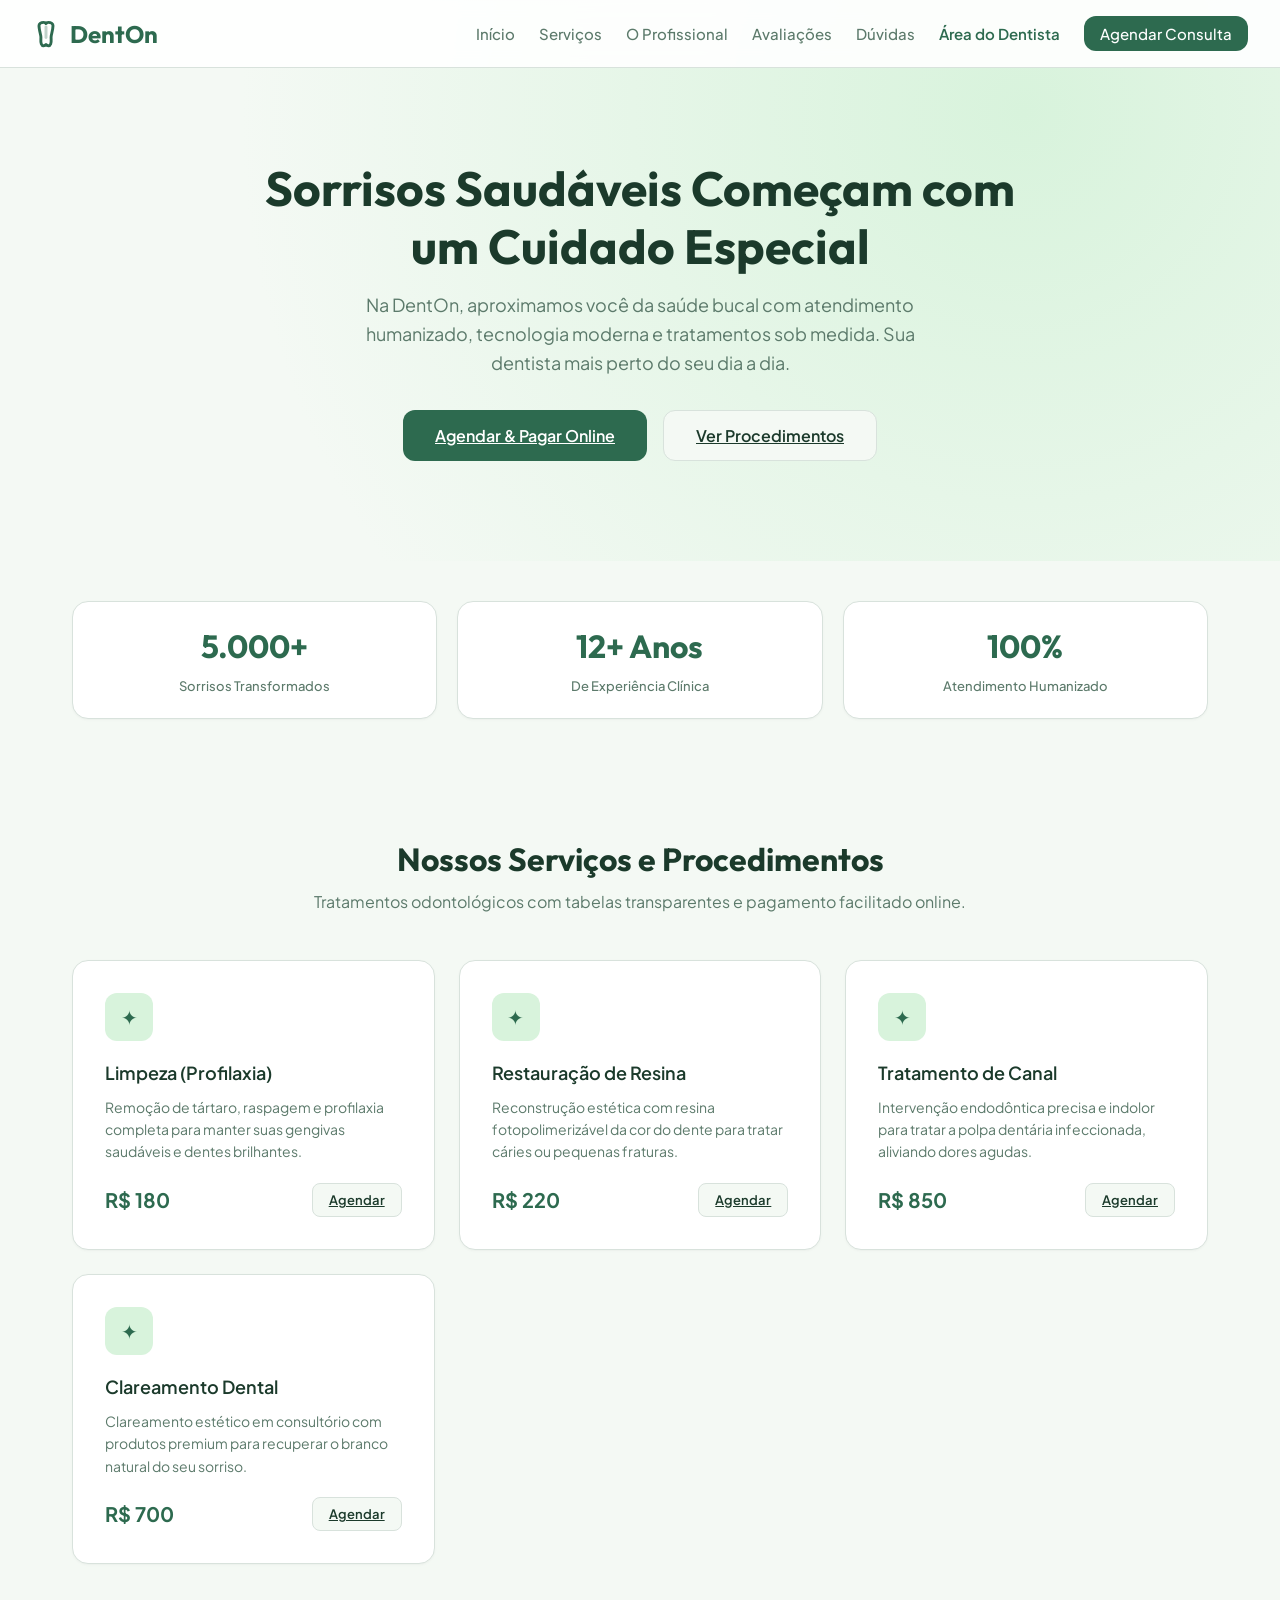
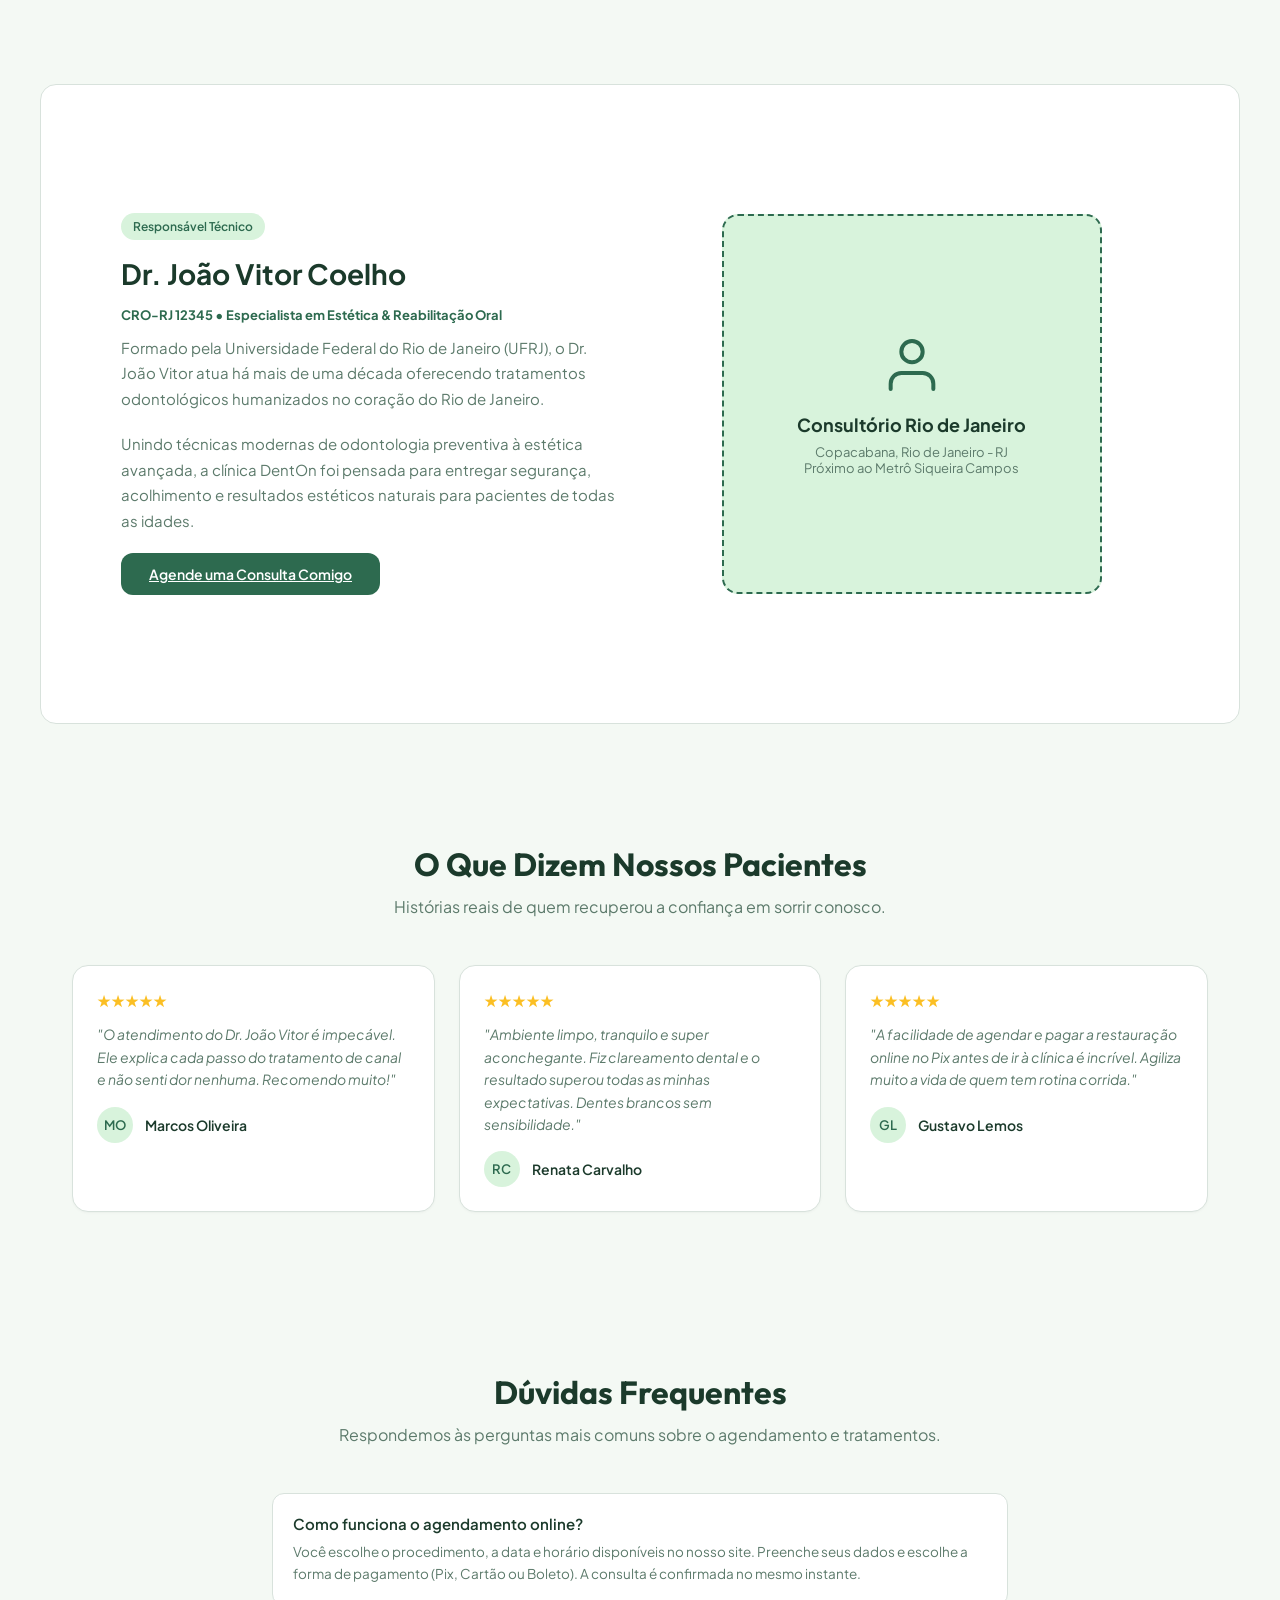
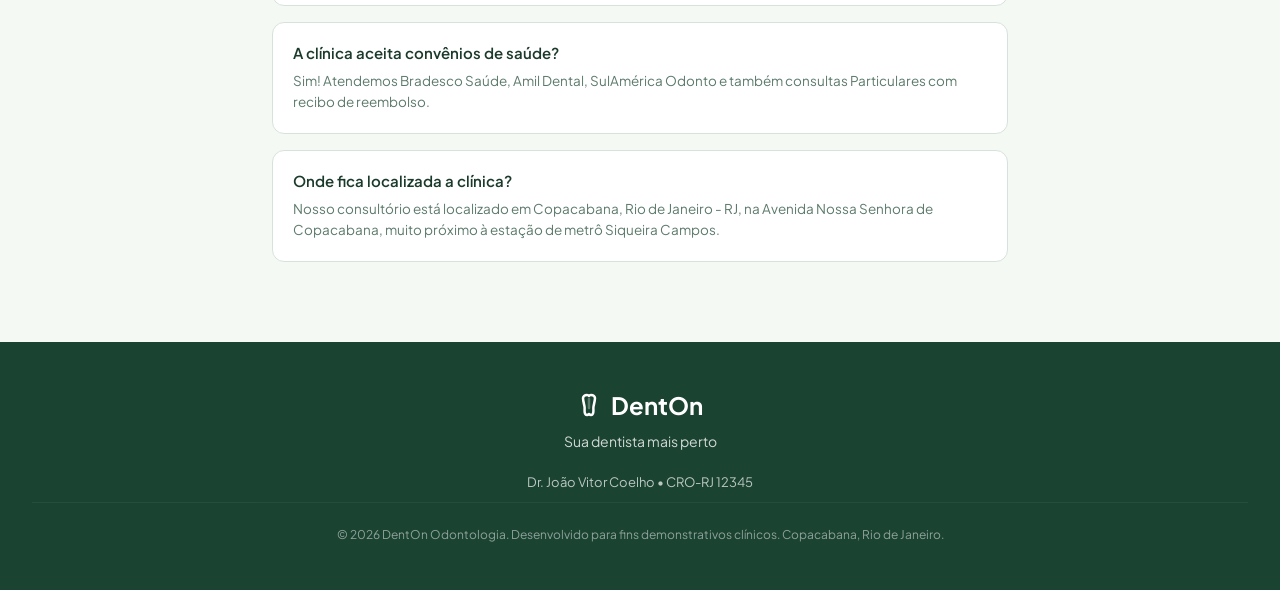
<file: index.html>
<!DOCTYPE html>
<html lang="pt-BR">
<head>
    <meta charset="UTF-8">
    <meta name="viewport" content="width=device-width, initial-scale=1.0">
    <title>DentOn - Sua dentista mais perto</title>
    <link rel="stylesheet" href="css/styles.css">
</head>
<body class="landing-body">

    <!-- BARRA DE NAVEGAÇÃO -->
    <nav class="landing-navbar">
        <a href="index.html" class="sidebar-logo" style="margin-bottom: 0;">
            <svg width="28" height="28" viewBox="0 0 24 24" fill="none" stroke="currentColor" stroke-width="2.5" stroke-linecap="round" stroke-linejoin="round">
                <path d="M6 5C6 3.5 7.5 2 10 2C11.5 2 12 3 12 3C12 3 12.5 2 14 2C16.5 2 18 3.5 18 5C18 7.5 17 11 16.5 13.5C16 16 17 18 16 20.5C15 23 13 22 12 21C11 22 9 23 8 20.5C7 18 8 16 7.5 13.5C7 11 6 7.5 6 5Z" />
                <path d="M12 6V15" opacity="0.3"/>
            </svg>
            <span style="font-family: 'Outfit', sans-serif;">DentOn</span>
        </a>
        <ul class="landing-nav-links">
            <li><a href="#inicio">Início</a></li>
            <li><a href="#servicos">Serviços</a></li>
            <li><a href="#sobre">O Profissional</a></li>
            <li><a href="#depoimentos">Avaliações</a></li>
            <li><a href="#faq">Dúvidas</a></li>
            <li><a href="login.html" style="color: var(--primary); font-weight: 600;">Área do Dentista</a></li>
            <li><a href="checkout.html" class="btn btn-primary btn-sm" style="color: white; border-radius: var(--radius-md);">Agendar Consulta</a></li>
        </ul>
    </nav>

    <!-- HERO SECTION -->
    <header id="inicio" class="hero-section">
        <h1 class="hero-title">Sorrisos Saudáveis Começam com um Cuidado Especial</h1>
        <p class="hero-subtitle">Na DentOn, aproximamos você da saúde bucal com atendimento humanizado, tecnologia moderna e tratamentos sob medida. Sua dentista mais perto do seu dia a dia.</p>
        <div style="display: flex; gap: 16px; justify-content: center;">
            <a href="checkout.html" class="btn btn-primary" style="width: auto; padding: 14px 32px; font-size: 16px;">Agendar & Pagar Online</a>
            <a href="#servicos" class="btn btn-secondary" style="width: auto; padding: 14px 32px; font-size: 16px;">Ver Procedimentos</a>
        </div>
    </header>

    <!-- METRICAS CLINICAS DA LANDING -->
    <section class="landing-section" style="padding-top: 40px; padding-bottom: 40px;">
        <div class="metrics-grid" style="margin-bottom: 0;">
            <div class="metric-card" style="justify-content: center; text-align: center; flex-direction: column; gap: 10px;">
                <span class="metric-value" style="color: var(--primary); font-size: 32px;">5.000+</span>
                <span class="metric-label">Sorrisos Transformados</span>
            </div>
            <div class="metric-card" style="justify-content: center; text-align: center; flex-direction: column; gap: 10px;">
                <span class="metric-value" style="color: var(--primary); font-size: 32px;">12+ Anos</span>
                <span class="metric-label">De Experiência Clínica</span>
            </div>
            <div class="metric-card" style="justify-content: center; text-align: center; flex-direction: column; gap: 10px;">
                <span class="metric-value" style="color: var(--primary); font-size: 32px;">100%</span>
                <span class="metric-label">Atendimento Humanizado</span>
            </div>
        </div>
    </section>

    <!-- SERVIÇOS & PROCEDIMENTOS -->
    <section id="servicos" class="landing-section">
        <div class="section-title">
            <h2>Nossos Serviços e Procedimentos</h2>
            <p>Tratamentos odontológicos com tabelas transparentes e pagamento facilitado online.</p>
        </div>
        <div class="services-grid">
            <div class="service-card">
                <div class="service-icon">✦</div>
                <h3>Limpeza (Profilaxia)</h3>
                <p>Remoção de tártaro, raspagem e profilaxia completa para manter suas gengivas saudáveis e dentes brilhantes.</p>
                <div style="display: flex; justify-content: space-between; align-items: center; margin-top: auto;">
                    <span class="service-price">R$ 180</span>
                    <a href="checkout.html?procedure=proc_limpeza" class="btn btn-secondary btn-sm">Agendar</a>
                </div>
            </div>
            <div class="service-card">
                <div class="service-icon">✦</div>
                <h3>Restauração de Resina</h3>
                <p>Reconstrução estética com resina fotopolimerizável da cor do dente para tratar cáries ou pequenas fraturas.</p>
                <div style="display: flex; justify-content: space-between; align-items: center; margin-top: auto;">
                    <span class="service-price">R$ 220</span>
                    <a href="checkout.html?procedure=proc_restauracao" class="btn btn-secondary btn-sm">Agendar</a>
                </div>
            </div>
            <div class="service-card">
                <div class="service-icon">✦</div>
                <h3>Tratamento de Canal</h3>
                <p>Intervenção endodôntica precisa e indolor para tratar a polpa dentária infeccionada, aliviando dores agudas.</p>
                <div style="display: flex; justify-content: space-between; align-items: center; margin-top: auto;">
                    <span class="service-price">R$ 850</span>
                    <a href="checkout.html?procedure=proc_canal" class="btn btn-secondary btn-sm">Agendar</a>
                </div>
            </div>
            <div class="service-card">
                <div class="service-icon">✦</div>
                <h3>Clareamento Dental</h3>
                <p>Clareamento estético em consultório com produtos premium para recuperar o branco natural do seu sorriso.</p>
                <div style="display: flex; justify-content: space-between; align-items: center; margin-top: auto;">
                    <span class="service-price">R$ 700</span>
                    <a href="checkout.html?procedure=proc_clareamento" class="btn btn-secondary btn-sm">Agendar</a>
                </div>
            </div>
        </div>
    </section>

    <!-- SOBRE O PROFISSIONAL -->
    <section id="sobre" class="landing-section" style="background-color: var(--bg-card); border-radius: var(--radius-lg); margin-top: 40px; margin-bottom: 40px; border: 1px solid var(--border-color);">
        <div class="about-panel" style="border: none; box-shadow: none;">
            <div>
                <span class="about-badge">Responsável Técnico</span>
                <h2 class="about-title">Dr. João Vitor Coelho</h2>
                <p style="font-size: 13px; font-weight: bold; color: var(--primary); margin-bottom: 12px;">CRO-RJ 12345 • Especialista em Estética & Reabilitação Oral</p>
                <p class="about-text">Formado pela Universidade Federal do Rio de Janeiro (UFRJ), o Dr. João Vitor atua há mais de uma década oferecendo tratamentos odontológicos humanizados no coração do Rio de Janeiro.</p>
                <p class="about-text">Unindo técnicas modernas de odontologia preventiva à estética avançada, a clínica DentOn foi pensada para entregar segurança, acolhimento e resultados estéticos naturais para pacientes de todas as idades.</p>
                <a href="checkout.html" class="btn btn-primary" style="width: auto; padding: 12px 28px;">Agende uma Consulta Comigo</a>
            </div>
            <div style="display: flex; justify-content: center; align-items: center;">
                <div style="width: 100%; max-width: 380px; height: 380px; background-color: var(--primary-light); border-radius: var(--radius-lg); display: flex; flex-direction: column; justify-content: center; align-items: center; border: 2px dashed var(--primary); padding: 40px; text-align: center;">
                    <svg width="64" height="64" viewBox="0 0 24 24" fill="none" stroke="var(--primary)" stroke-width="1.5" stroke-linecap="round" stroke-linejoin="round" style="margin-bottom: 16px;">
                        <path d="M20 21v-2a4 4 0 0 0-4-4H8a4 4 0 0 0-4 4v2"/>
                        <circle cx="12" cy="7" r="4"/>
                    </svg>
                    <span style="font-weight: 700; color: var(--text-main); font-size: 18px;">Consultório Rio de Janeiro</span>
                    <p style="font-size: 13px; color: var(--text-muted); margin-top: 8px;">Copacabana, Rio de Janeiro - RJ<br>Próximo ao Metrô Siqueira Campos</p>
                </div>
            </div>
        </div>
    </section>

    <!-- DEPOIMENTOS DE PACIENTES -->
    <section id="depoimentos" class="landing-section">
        <div class="section-title">
            <h2>O Que Dizem Nossos Pacientes</h2>
            <p>Histórias reais de quem recuperou a confiança em sorrir conosco.</p>
        </div>
        <div class="testimonials-grid">
            <div class="testimonial-card">
                <div class="testimonial-stars">★★★★★</div>
                <p class="testimonial-text">"O atendimento do Dr. João Vitor é impecável. Ele explica cada passo do tratamento de canal e não senti dor nenhuma. Recomendo muito!"</p>
                <div class="testimonial-user">
                    <div class="testimonial-avatar">MO</div>
                    <div class="testimonial-name">Marcos Oliveira</div>
                </div>
            </div>
            <div class="testimonial-card">
                <div class="testimonial-stars">★★★★★</div>
                <p class="testimonial-text">"Ambiente limpo, tranquilo e super aconchegante. Fiz clareamento dental e o resultado superou todas as minhas expectativas. Dentes brancos sem sensibilidade."</p>
                <div class="testimonial-user">
                    <div class="testimonial-avatar">RC</div>
                    <div class="testimonial-name">Renata Carvalho</div>
                </div>
            </div>
            <div class="testimonial-card">
                <div class="testimonial-stars">★★★★★</div>
                <p class="testimonial-text">"A facilidade de agendar e pagar a restauração online no Pix antes de ir à clínica é incrível. Agiliza muito a vida de quem tem rotina corrida."</p>
                <div class="testimonial-user">
                    <div class="testimonial-avatar">GL</div>
                    <div class="testimonial-name">Gustavo Lemos</div>
                </div>
            </div>
        </div>
    </section>

    <!-- DUVIDAS FREQUENTES (FAQ) -->
    <section id="faq" class="landing-section" style="max-width: 800px;">
        <div class="section-title">
            <h2>Dúvidas Frequentes</h2>
            <p>Respondemos às perguntas mais comuns sobre o agendamento e tratamentos.</p>
        </div>
        <div style="display: flex; flex-direction: column; gap: 16px;">
            <div style="background-color: var(--bg-card); padding: 20px; border-radius: var(--radius-md); border: 1px solid var(--border-color);">
                <h4 style="font-size: 15px; font-weight: 600; color: var(--text-main); margin-bottom: 8px;">Como funciona o agendamento online?</h4>
                <p style="font-size: 13.5px; color: var(--text-muted); line-height: 1.6;">Você escolhe o procedimento, a data e horário disponíveis no nosso site. Preenche seus dados e escolhe a forma de pagamento (Pix, Cartão ou Boleto). A consulta é confirmada no mesmo instante.</p>
            </div>
            <div style="background-color: var(--bg-card); padding: 20px; border-radius: var(--radius-md); border: 1px solid var(--border-color);">
                <h4 style="font-size: 15px; font-weight: 600; color: var(--text-main); margin-bottom: 8px;">A clínica aceita convênios de saúde?</h4>
                <p style="font-size: 13.5px; color: var(--text-muted); line-height: 1.6;">Sim! Atendemos Bradesco Saúde, Amil Dental, SulAmérica Odonto e também consultas Particulares com recibo de reembolso.</p>
            </div>
            <div style="background-color: var(--bg-card); padding: 20px; border-radius: var(--radius-md); border: 1px solid var(--border-color);">
                <h4 style="font-size: 15px; font-weight: 600; color: var(--text-main); margin-bottom: 8px;">Onde fica localizada a clínica?</h4>
                <p style="font-size: 13.5px; color: var(--text-muted); line-height: 1.6;">Nosso consultório está localizado em Copacabana, Rio de Janeiro - RJ, na Avenida Nossa Senhora de Copacabana, muito próximo à estação de metrô Siqueira Campos.</p>
            </div>
        </div>
    </section>

    <!-- FOOTER DA LANDING -->
    <footer class="landing-footer">
        <div class="landing-footer-logo">
            <svg width="24" height="24" viewBox="0 0 24 24" fill="none" stroke="currentColor" stroke-width="2.5" stroke-linecap="round" stroke-linejoin="round">
                <path d="M6 5C6 3.5 7.5 2 10 2C11.5 2 12 3 12 3C12 3 12.5 2 14 2C16.5 2 18 3.5 18 5C18 7.5 17 11 16.5 13.5C16 16 17 18 16 20.5C15 23 13 22 12 21C11 22 9 23 8 20.5C7 18 8 16 7.5 13.5C7 11 6 7.5 6 5Z" />
                <path d="M12 6V15" opacity="0.3"/>
            </svg>
            <span>DentOn</span>
        </div>
        <p class="landing-footer-slogan">Sua dentista mais perto</p>
        <p style="font-size: 13px; opacity: 0.7; margin-bottom: 12px;">Dr. João Vitor Coelho • CRO-RJ 12345</p>
        <p class="landing-footer-copyright">&copy; 2026 DentOn Odontologia. Desenvolvido para fins demonstrativos clínicos. Copacabana, Rio de Janeiro.</p>
    </footer>

</body>
</html>
</file>
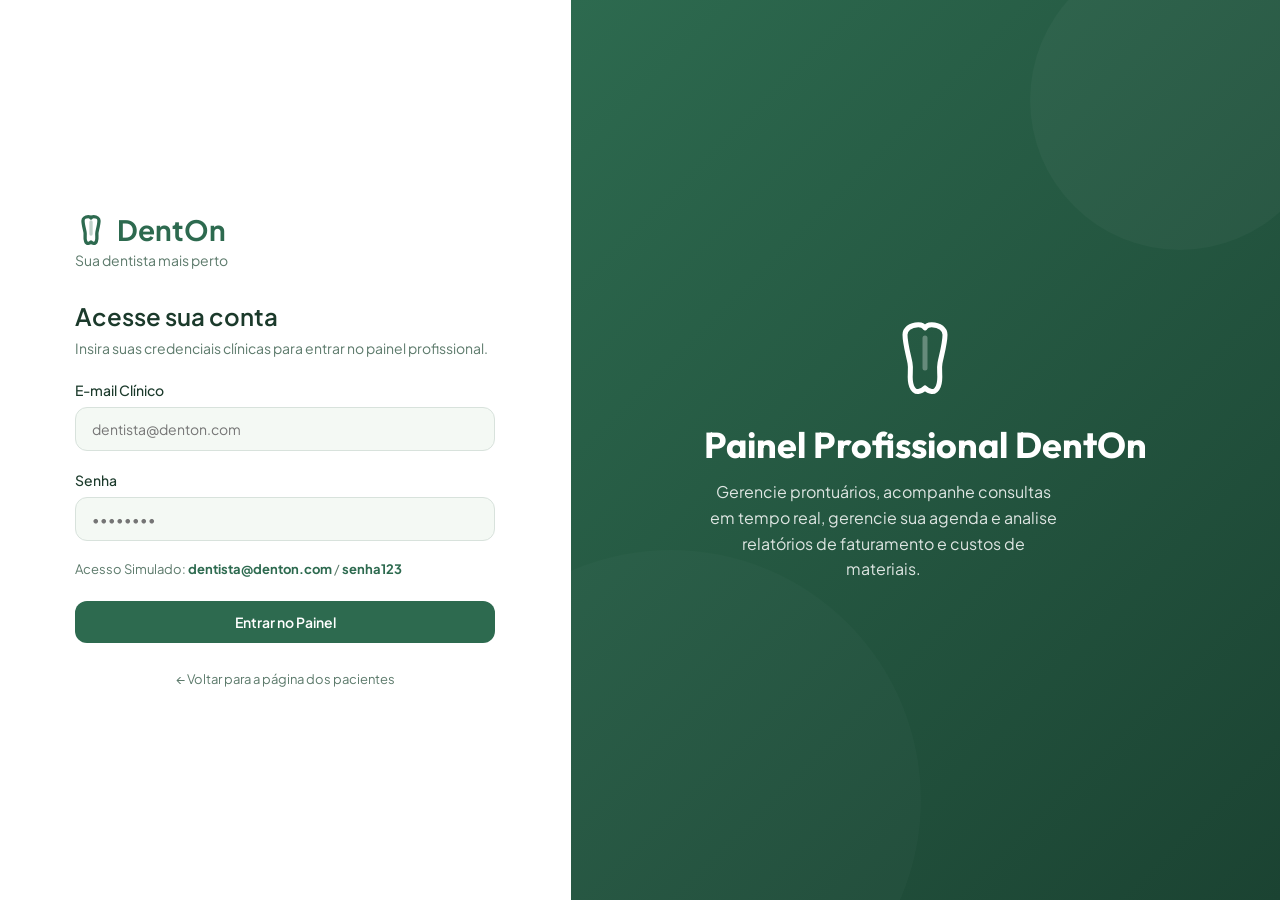
<file: agenda.html>
<!DOCTYPE html>
<html lang="pt-BR">
<head>
    <meta charset="UTF-8">
    <meta name="viewport" content="width=device-width, initial-scale=1.0">
    <title>DentOn - Agenda Interativa</title>
    <link rel="stylesheet" href="css/styles.css">
</head>
<body>

    <div class="app-layout">
        <!-- Sidebar lateral -->
        <aside class="sidebar">
            <div>
                <a href="index.html" class="sidebar-logo">
                    <svg width="28" height="28" viewBox="0 0 24 24" fill="none" stroke="currentColor" stroke-width="2.5" stroke-linecap="round" stroke-linejoin="round">
                        <path d="M6 5C6 3.5 7.5 2 10 2C11.5 2 12 3 12 3C12 3 12.5 2 14 2C16.5 2 18 3.5 18 5C18 7.5 17 11 16.5 13.5C16 16 17 18 16 20.5C15 23 13 22 12 21C11 22 9 23 8 20.5C7 18 8 16 7.5 13.5C7 11 6 7.5 6 5Z" />
                        <path d="M12 6V15" opacity="0.3"/>
                    </svg>
                    <span>DentOn</span>
                </a>
                <ul class="sidebar-menu">
                    <li class="sidebar-menu-item">
                        <a href="dashboard.html">
                            <svg width="18" height="18" viewBox="0 0 24 24" fill="none" stroke="currentColor" stroke-width="2" stroke-linecap="round" stroke-linejoin="round">
                                <rect x="3" y="3" width="7" height="9"/>
                                <rect x="14" y="3" width="7" height="5"/>
                                <rect x="14" y="12" width="7" height="9"/>
                                <rect x="3" y="16" width="7" height="5"/>
                            </svg>
                            <span>Dashboard</span>
                        </a>
                    </li>
                    <li class="sidebar-menu-item active">
                        <a href="agenda.html">
                            <svg width="18" height="18" viewBox="0 0 24 24" fill="none" stroke="currentColor" stroke-width="2" stroke-linecap="round" stroke-linejoin="round">
                                <rect x="3" y="4" width="18" height="18" rx="2" ry="2"/>
                                <line x1="16" y1="2" x2="16" y2="6"/>
                                <line x1="8" y1="2" x2="8" y2="6"/>
                                <line x1="3" y1="10" x2="21" y2="10"/>
                            </svg>
                            <span>Agenda</span>
                        </a>
                    </li>
                    <li class="sidebar-menu-item">
                        <a href="prontuario.html">
                            <svg width="18" height="18" viewBox="0 0 24 24" fill="none" stroke="currentColor" stroke-width="2" stroke-linecap="round" stroke-linejoin="round">
                                <path d="M14 2H6a2 2 0 0 0-2 2v16a2 2 0 0 0 2 2h12a2 2 0 0 0 2-2V8z"/>
                                <polyline points="14 2 14 8 20 8"/>
                                <line x1="16" y1="13" x2="8" y2="13"/>
                                <line x1="16" y1="17" x2="8" y2="17"/>
                                <polyline points="10 9 9 9 8 9"/>
                            </svg>
                            <span>Prontuários</span>
                        </a>
                    </li>
                    <li class="sidebar-menu-item">
                        <a href="analytics.html">
                            <svg width="18" height="18" viewBox="0 0 24 24" fill="none" stroke="currentColor" stroke-width="2" stroke-linecap="round" stroke-linejoin="round">
                                <line x1="18" y1="20" x2="18" y2="10"/>
                                <line x1="12" y1="20" x2="12" y2="4"/>
                                <line x1="6" y1="20" x2="6" y2="14"/>
                            </svg>
                            <span>Analytics</span>
                        </a>
                    </li>
                </ul>
            </div>
            
            <div class="sidebar-footer">
                <div class="user-profile-badge">
                    <div class="user-avatar" id="sidebar-avatar">JC</div>
                    <div class="user-info">
                        <span class="user-name" id="sidebar-name">Dr. João Vitor Coelho</span>
                        <span class="user-role" id="sidebar-cro">CRO-RJ 12345</span>
                    </div>
                </div>
                <button class="btn-logout" onclick="logout()">
                    <svg width="16" height="16" viewBox="0 0 24 24" fill="none" stroke="currentColor" stroke-width="2" stroke-linecap="round" stroke-linejoin="round">
                        <path d="M9 21H5a2 2 0 0 1-2-2V5a2 2 0 0 1 2-2h4"/>
                        <polyline points="16 17 21 12 16 7"/>
                        <line x1="21" y1="12" x2="9" y2="12"/>
                    </svg>
                    <span>Sair da Conta</span>
                </button>
            </div>
        </aside>

        <!-- Área de conteúdo principal -->
        <main class="main-content">
            <header class="page-header">
                <div class="page-title">
                    <h1>Agenda de Consultas</h1>
                    <p>Agende e gerencie os horários dos seus atendimentos.</p>
                </div>
                <button class="btn btn-primary" onclick="openNewAppointmentModal()" style="width: auto;">
                    <svg width="16" height="16" viewBox="0 0 24 24" fill="none" stroke="currentColor" stroke-width="2.5" stroke-linecap="round" stroke-linejoin="round">
                        <line x1="12" y1="5" x2="12" y2="19"/>
                        <line x1="5" y1="12" x2="19" y2="12"/>
                    </svg>
                    <span>Novo Agendamento</span>
                </button>
            </header>

            <div class="page-body">
                <!-- Controles do Calendário -->
                <div class="calendar-controls">
                    <div class="date-navigation">
                        <button class="btn btn-secondary btn-sm" onclick="navigateToToday()">Hoje</button>
                        <button class="btn btn-secondary btn-sm" onclick="navigateOffset(-1)" style="padding: 6px 10px;">
                            <svg width="16" height="16" viewBox="0 0 24 24" fill="none" stroke="currentColor" stroke-width="2.5" stroke-linecap="round" stroke-linejoin="round">
                                <polyline points="15 18 9 12 15 6"/>
                            </svg>
                        </button>
                        <span class="date-indicator" id="calendar-date-label">Maio de 2026</span>
                        <button class="btn btn-secondary btn-sm" onclick="navigateOffset(1)" style="padding: 6px 10px;">
                            <svg width="16" height="16" viewBox="0 0 24 24" fill="none" stroke="currentColor" stroke-width="2.5" stroke-linecap="round" stroke-linejoin="round">
                                <polyline points="9 18 15 12 9 6"/>
                            </svg>
                        </button>
                    </div>

                    <div class="view-toggle">
                        <button class="view-toggle-btn active" id="btn-view-month" onclick="changeCalendarView('month')">Mês</button>
                        <button class="view-toggle-btn" id="btn-view-week" onclick="changeCalendarView('week')">Semana</button>
                        <button class="view-toggle-btn" id="btn-view-day" onclick="changeCalendarView('day')">Dia</button>
                    </div>
                </div>

                <!-- Container do Grid do Calendário -->
                <div class="calendar-view-container" id="calendar-grid-container">
                    <!-- Será gerado dinamicamente via JS -->
                </div>
            </div>
        </main>
    </div>

    <!-- MODAL DE AGENDAMENTO (CRIAR E EDITAR) -->
    <div id="appointment-modal" class="modal-backdrop">
        <div class="modal-content">
            <div class="modal-header">
                <h2 id="modal-title">Novo Agendamento</h2>
                <button class="modal-close" onclick="closeAppointmentModal()">✕</button>
            </div>
            <form id="appointment-form" onsubmit="handleAppointmentSubmit(event)">
                <input type="hidden" id="app-id">
                <div class="modal-body">
                    <div class="form-group">
                        <label for="app-patient">Paciente</label>
                        <select id="app-patient" class="form-control" required>
                            <!-- Pacientes carregados via JS -->
                        </select>
                    </div>
                    
                    <div class="form-group">
                        <label for="app-procedure">Procedimento</label>
                        <select id="app-procedure" class="form-control" required>
                            <!-- Procedimentos carregados via JS -->
                        </select>
                    </div>

                    <div class="form-group">
                        <label for="app-date">Data da Consulta</label>
                        <input type="date" id="app-date" class="form-control" required>
                    </div>

                    <div class="form-row">
                        <div class="form-group">
                            <label for="app-time-start">Hora de Início</label>
                            <input type="time" id="app-time-start" class="form-control" step="900" required>
                        </div>
                        <div class="form-group">
                            <label for="app-time-end">Hora de Término</label>
                            <input type="time" id="app-time-end" class="form-control" step="900" required>
                        </div>
                    </div>

                    <div class="form-group">
                        <label for="app-status">Status do Agendamento</label>
                        <select id="app-status" class="form-control" required>
                            <option value="pending">Aguardando Confirmação</option>
                            <option value="confirmed">Confirmado</option>
                            <option value="completed">Concluído</option>
                            <option value="canceled">Cancelado</option>
                        </select>
                    </div>

                    <div class="form-group">
                        <label for="app-notes">Observações Clínicas / Notas</label>
                        <textarea id="app-notes" class="form-control" rows="3" placeholder="Ex: Paciente com dor leve, restauração estética posterior..."></textarea>
                    </div>
                </div>
                <div class="modal-footer">
                    <button type="button" id="btn-delete-app" class="btn btn-secondary" style="background-color: #fee2e2; color: #ef4444; border-color: #fca5a5; margin-right: auto; display: none;" onclick="handleDeleteAppointment()">Excluir Agendamento</button>
                    <button type="button" class="btn btn-secondary" onclick="closeAppointmentModal()" style="width: auto;">Voltar</button>
                    <button type="submit" class="btn btn-primary" style="width: auto;">Salvar Agendamento</button>
                </div>
            </form>
        </div>
    </div>

    <!-- Scripts -->
    <script src="js/app.js"></script>
    <script src="js/agenda.js"></script>
</body>
</html>
</file>
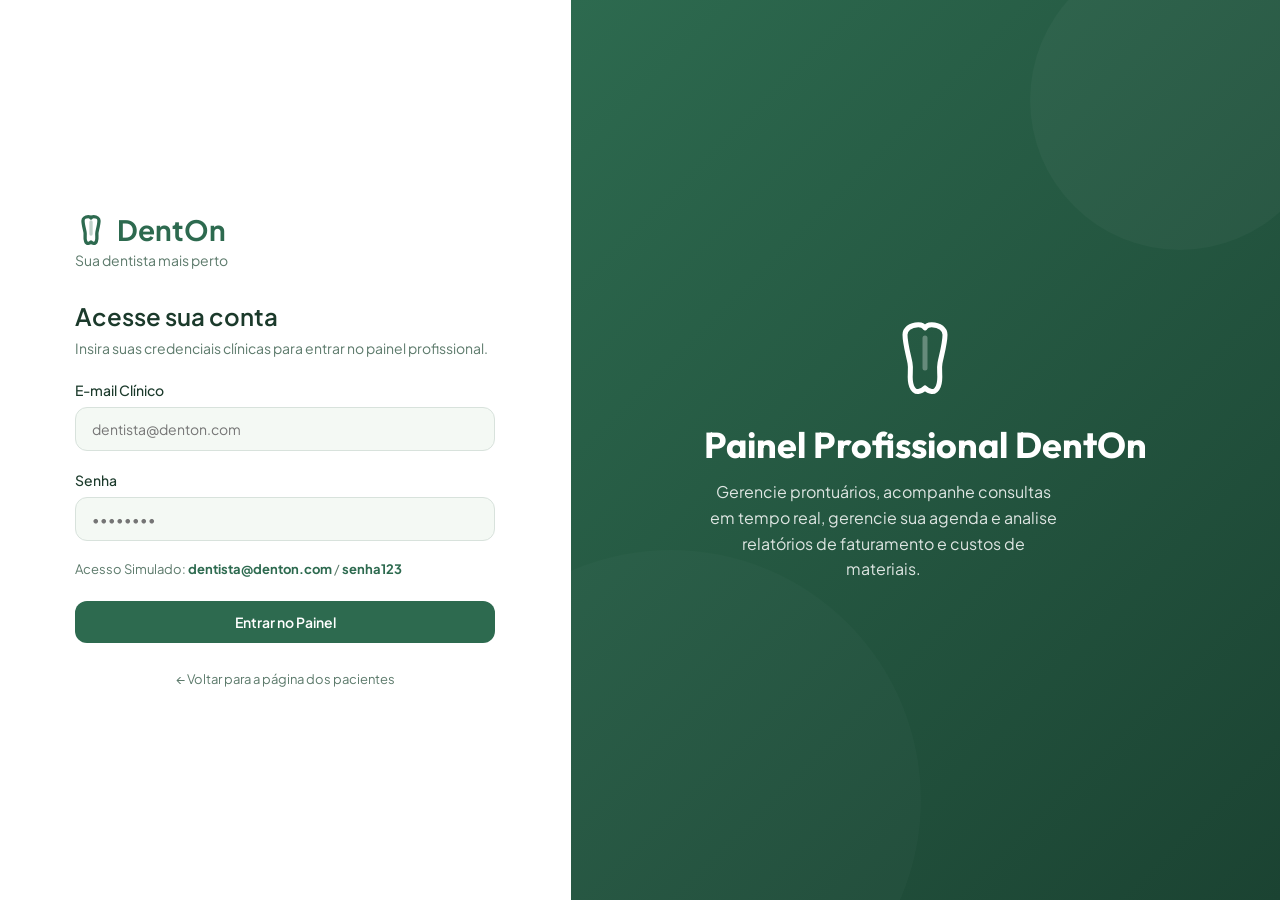
<file: analytics.html>
<!DOCTYPE html>
<html lang="pt-BR">
<head>
    <meta charset="UTF-8">
    <meta name="viewport" content="width=device-width, initial-scale=1.0">
    <title>DentOn - Analytics & Finanças</title>
    <link rel="stylesheet" href="css/styles.css">
</head>
<body>

    <div class="app-layout">
        <!-- Sidebar lateral -->
        <aside class="sidebar">
            <div>
                <a href="index.html" class="sidebar-logo">
                    <svg width="28" height="28" viewBox="0 0 24 24" fill="none" stroke="currentColor" stroke-width="2.5" stroke-linecap="round" stroke-linejoin="round">
                        <path d="M6 5C6 3.5 7.5 2 10 2C11.5 2 12 3 12 3C12 3 12.5 2 14 2C16.5 2 18 3.5 18 5C18 7.5 17 11 16.5 13.5C16 16 17 18 16 20.5C15 23 13 22 12 21C11 22 9 23 8 20.5C7 18 8 16 7.5 13.5C7 11 6 7.5 6 5Z" />
                        <path d="M12 6V15" opacity="0.3"/>
                    </svg>
                    <span>DentOn</span>
                </a>
                <ul class="sidebar-menu">
                    <li class="sidebar-menu-item">
                        <a href="dashboard.html">
                            <svg width="18" height="18" viewBox="0 0 24 24" fill="none" stroke="currentColor" stroke-width="2" stroke-linecap="round" stroke-linejoin="round">
                                <rect x="3" y="3" width="7" height="9"/>
                                <rect x="14" y="3" width="7" height="5"/>
                                <rect x="14" y="12" width="7" height="9"/>
                                <rect x="3" y="16" width="7" height="5"/>
                            </svg>
                            <span>Dashboard</span>
                        </a>
                    </li>
                    <li class="sidebar-menu-item">
                        <a href="agenda.html">
                            <svg width="18" height="18" viewBox="0 0 24 24" fill="none" stroke="currentColor" stroke-width="2" stroke-linecap="round" stroke-linejoin="round">
                                <rect x="3" y="4" width="18" height="18" rx="2" ry="2"/>
                                <line x1="16" y1="2" x2="16" y2="6"/>
                                <line x1="8" y1="2" x2="8" y2="6"/>
                                <line x1="3" y1="10" x2="21" y2="10"/>
                            </svg>
                            <span>Agenda</span>
                        </a>
                    </li>
                    <li class="sidebar-menu-item">
                        <a href="prontuario.html">
                            <svg width="18" height="18" viewBox="0 0 24 24" fill="none" stroke="currentColor" stroke-width="2" stroke-linecap="round" stroke-linejoin="round">
                                <path d="M14 2H6a2 2 0 0 0-2 2v16a2 2 0 0 0 2 2h12a2 2 0 0 0 2-2V8z"/>
                                <polyline points="14 2 14 8 20 8"/>
                                <line x1="16" y1="13" x2="8" y2="13"/>
                                <line x1="16" y1="17" x2="8" y2="17"/>
                                <polyline points="10 9 9 9 8 9"/>
                            </svg>
                            <span>Prontuários</span>
                        </a>
                    </li>
                    <li class="sidebar-menu-item active">
                        <a href="analytics.html">
                            <svg width="18" height="18" viewBox="0 0 24 24" fill="none" stroke="currentColor" stroke-width="2" stroke-linecap="round" stroke-linejoin="round">
                                <line x1="18" y1="20" x2="18" y2="10"/>
                                <line x1="12" y1="20" x2="12" y2="4"/>
                                <line x1="6" y1="20" x2="6" y2="14"/>
                            </svg>
                            <span>Analytics</span>
                        </a>
                    </li>
                </ul>
            </div>
            
            <div class="sidebar-footer">
                <div class="user-profile-badge">
                    <div class="user-avatar" id="sidebar-avatar">JC</div>
                    <div class="user-info">
                        <span class="user-name" id="sidebar-name">Dr. João Vitor Coelho</span>
                        <span class="user-role" id="sidebar-cro">CRO-RJ 12345</span>
                    </div>
                </div>
                <button class="btn-logout" onclick="logout()">
                    <svg width="16" height="16" viewBox="0 0 24 24" fill="none" stroke="currentColor" stroke-width="2" stroke-linecap="round" stroke-linejoin="round">
                        <path d="M9 21H5a2 2 0 0 1-2-2V5a2 2 0 0 1 2-2h4"/>
                        <polyline points="16 17 21 12 16 7"/>
                        <line x1="21" y1="12" x2="9" y2="12"/>
                    </svg>
                    <span>Sair da Conta</span>
                </button>
            </div>
        </aside>

        <!-- Área de conteúdo principal -->
        <main class="main-content">
            <header class="page-header">
                <div class="page-title">
                    <h1>Relatórios & Analytics</h1>
                    <p>Monitore o faturamento, custos de materiais odontológicos e margem líquida.</p>
                </div>
                <div style="display: flex; gap: 12px;">
                    <button class="btn btn-secondary btn-sm" onclick="exportCSV()" style="width: auto;">Exportar CSV</button>
                    <button class="btn btn-secondary btn-sm" onclick="window.print()" style="width: auto;">Gerar PDF</button>
                    <button class="btn btn-primary btn-sm" onclick="openShareModal()" style="width: auto;">Enviar p/ Sócio</button>
                </div>
            </header>

            <div class="page-body">
                <!-- Grid de Métricas Financeiras -->
                <div class="metrics-grid">
                    <div class="metric-card">
                        <div class="metric-icon blue">
                            <svg width="24" height="24" viewBox="0 0 24 24" fill="none" stroke="currentColor" stroke-width="2" stroke-linecap="round" stroke-linejoin="round">
                                <line x1="12" y1="1" x2="12" y2="23"/>
                                <path d="M17 5H9.5a3.5 3.5 0 0 0 0 7h5a3.5 3.5 0 0 1 0 7H6"/>
                            </svg>
                        </div>
                        <div class="metric-details">
                            <span class="metric-value" id="financial-gross-revenue">R$ 0</span>
                            <span class="metric-label">Faturamento Bruto</span>
                        </div>
                    </div>
                    <div class="metric-card">
                        <div class="metric-icon rose">
                            <svg width="24" height="24" viewBox="0 0 24 24" fill="none" stroke="currentColor" stroke-width="2" stroke-linecap="round" stroke-linejoin="round">
                                <path d="M12 2v20M17 5H9.5a3.5 3.5 0 0 0 0 7h5a3.5 3.5 0 0 1 0 7H6"/>
                            </svg>
                        </div>
                        <div class="metric-details">
                            <span class="metric-value" id="financial-materials-cost">R$ 0</span>
                            <span class="metric-label">Custo total de Materiais</span>
                        </div>
                    </div>
                    <div class="metric-card">
                        <div class="metric-icon green">
                            <svg width="24" height="24" viewBox="0 0 24 24" fill="none" stroke="currentColor" stroke-width="2" stroke-linecap="round" stroke-linejoin="round">
                                <rect x="2" y="2" width="20" height="20" rx="2" ry="2"/>
                                <line x1="12" y1="18" x2="12" y2="12"/>
                                <line x1="12" y1="8" x2="12.01" y2="8"/>
                            </svg>
                        </div>
                        <div class="metric-details">
                            <span class="metric-value" id="financial-net-profit">R$ 0</span>
                            <span class="metric-label">Lucro Líquido Clínico</span>
                        </div>
                    </div>
                    <div class="metric-card">
                        <div class="metric-icon amber">
                            <svg width="24" height="24" viewBox="0 0 24 24" fill="none" stroke="currentColor" stroke-width="2" stroke-linecap="round" stroke-linejoin="round">
                                <circle cx="12" cy="12" r="10"/>
                                <line x1="12" y1="8" x2="12" y2="12"/>
                                <line x1="12" y1="16" x2="12.01" y2="16"/>
                            </svg>
                        </div>
                        <div class="metric-details">
                            <span class="metric-value" id="financial-net-margin">0%</span>
                            <span class="metric-label">Margem de Lucro Média</span>
                        </div>
                    </div>
                </div>

                <!-- Seção de Análise de Procedimentos e Custos -->
                <div class="analytics-grid">
                    <!-- Gráfico SVG Interativo de Custos vs Receitas -->
                    <div class="chart-panel">
                        <div class="panel-header" style="border-bottom: none; margin-bottom: 0;">
                            <h2>Índice e Correlação de Custos por Procedimento</h2>
                            <div style="display: flex; gap: 12px; font-size: 11px; font-weight: 600;">
                                <span style="display: flex; align-items: center; gap: 4px;">
                                    <span class="legend-indicator" style="background-color: var(--primary);"></span> Faturamento
                                </span>
                                <span style="display: flex; align-items: center; gap: 4px;">
                                    <span class="legend-indicator" style="background-color: #f87171;"></span> Custo Material
                                </span>
                            </div>
                        </div>
                        <p style="font-size: 12px; color: var(--text-muted); margin-bottom: 20px;">Visualização comparativa do faturamento bruto contra o custo acumulado de insumos médicos por tipo de atendimento.</p>
                        
                        <div class="bar-chart-container" id="bar-chart-visual">
                            <!-- Inserido dinamicamente via JS -->
                        </div>
                    </div>

                    <!-- Ficha Detalhada de Tabela de Margens por Item -->
                    <div class="dashboard-panel">
                        <div class="panel-header">
                            <h2>Margens por Procedimento</h2>
                        </div>
                        <p style="font-size: 12px; color: var(--text-muted); margin-bottom: 16px;">Tabela unitária de insumos e retorno líquido por tipo de serviço.</p>
                        <div style="display: flex; flex-direction: column; gap: 12px; overflow-y: auto; max-height: 380px;" id="margin-procedures-table">
                            <!-- Preenchido via JS -->
                        </div>
                    </div>
                </div>
            </div>
        </main>
    </div>

    <!-- MODAL DE COMPARTILHAMENTO COM SÓCIO -->
    <div id="share-modal" class="modal-backdrop">
        <div class="modal-content">
            <div class="modal-header">
                <h2>Enviar Relatório por E-mail</h2>
                <button class="modal-close" onclick="closeShareModal()">✕</button>
            </div>
            <form onsubmit="handleShareSubmit(event)">
                <div class="modal-body">
                    <div class="form-group">
                        <label for="partner-email">E-mail do Sócio / Destinatário</label>
                        <input type="email" id="partner-email" class="form-control" placeholder="socio@denton.com" required>
                    </div>
                    <div class="form-group">
                        <label for="partner-msg">Mensagem personalizada</label>
                        <textarea id="partner-msg" class="form-control" rows="3">Olá, segue o consolidado de faturamento, margens e custos de insumos odontológicos da clínica DentOn do Rio de Janeiro.</textarea>
                    </div>
                </div>
                <div class="modal-footer">
                    <button type="button" class="btn btn-secondary" onclick="closeShareModal()" style="width: auto;">Voltar</button>
                    <button type="submit" class="btn btn-primary" style="width: auto;">Enviar Relatório</button>
                </div>
            </form>
        </div>
    </div>

    <!-- Scripts -->
    <script src="js/app.js"></script>
    <script>
        document.addEventListener('DOMContentLoaded', () => {
            const session = checkAuth();
            if (session) {
                renderAnalytics(session);
            }
        });

        function renderAnalytics(session) {
            // Configurar perfil
            document.getElementById('sidebar-name').innerText = session.name;
            document.getElementById('sidebar-cro').innerText = session.cro;
            const initials = session.name.split(' ').map(n => n[0]).filter(n => n !== 'D' && n !== 'r').slice(0, 2).join('').toUpperCase();
            document.getElementById('sidebar-avatar').innerText = initials || 'JV';

            // Carregar Dados
            const appointments = getAppointments();
            const procedures = getProcedures();

            // Filtrar apenas consultas válidas (confirmadas ou concluídas)
            const validApps = appointments.filter(a => a.status === 'confirmed' || a.status === 'completed');

            // 1. Calcular Métricas de Totais
            let totalRevenue = 0;
            let totalMaterialsCost = 0;

            // Estatísticas por procedimento
            const statsMap = {};
            procedures.forEach(p => {
                statsMap[p.id] = {
                    procedure: p,
                    count: 0,
                    revenue: 0,
                    cost: 0
                };
            });

            validApps.forEach(app => {
                const proc = procedures.find(p => p.id === app.procedureId);
                if (proc) {
                    totalRevenue += proc.price;
                    totalMaterialsCost += proc.materialCost;
                    
                    if (statsMap[proc.id]) {
                        statsMap[proc.id].count++;
                        statsMap[proc.id].revenue += proc.price;
                        statsMap[proc.id].cost += proc.materialCost;
                    }
                }
            });

            const netProfit = totalRevenue - totalMaterialsCost;
            const netMargin = totalRevenue > 0 ? Math.round((netProfit / totalRevenue) * 100) : 0;

            // Preencher no DOM
            document.getElementById('financial-gross-revenue').innerText = `R$ ${totalRevenue.toLocaleString('pt-BR')}`;
            document.getElementById('financial-materials-cost').innerText = `R$ ${totalMaterialsCost.toLocaleString('pt-BR')}`;
            document.getElementById('financial-net-profit').innerText = `R$ ${netProfit.toLocaleString('pt-BR')}`;
            document.getElementById('financial-net-margin').innerText = `${netMargin}%`;

            // 2. Renderizar Gráfico de Barras SVG Comparativo de Custos vs Receitas
            const chartVisual = document.getElementById('bar-chart-visual');
            chartVisual.innerHTML = '';

            // Encontrar valor máximo para escala das barras
            let maxVal = 0;
            for (const key in statsMap) {
                if (statsMap[key].revenue > maxVal) maxVal = statsMap[key].revenue;
            }
            if (maxVal === 0) maxVal = 1000; // Valor padrão para evitar divisão por 0

            for (const key in statsMap) {
                const stat = statsMap[key];
                const revenuePercent = (stat.revenue / maxVal) * 100;
                const costPercent = (stat.cost / maxVal) * 100;

                const itemHtml = `
                    <div class="bar-chart-item">
                        <div class="bar-chart-label-row">
                            <span>${stat.procedure.name} (${stat.count} atendimentos)</span>
                            <span style="font-weight: 500; font-size: 12px; color: var(--text-muted);">
                                Fat: R$ ${stat.revenue.toLocaleString('pt-BR')} • Cust: R$ ${stat.cost.toLocaleString('pt-BR')}
                            </span>
                        </div>
                        <div class="bar-track">
                            <div class="bar-fill-revenue" style="width: ${revenuePercent}%"></div>
                            <div class="bar-fill-cost" style="width: ${costPercent}%; margin-left: 2px;"></div>
                        </div>
                    </div>
                `;
                chartVisual.insertAdjacentHTML('beforeend', itemHtml);
            }

            // 3. Renderizar Tabela Detalhada de Margens
            const marginTable = document.getElementById('margin-procedures-table');
            marginTable.innerHTML = '';

            procedures.forEach(proc => {
                const profit = proc.price - proc.materialCost;
                const marginPercent = proc.price > 0 ? Math.round((profit / proc.price) * 100) : 0;
                
                const itemHtml = `
                    <div class="appointment-item" style="border-radius: var(--radius-md); padding: 12px 16px;">
                        <div class="patient-meta">
                            <span class="patient-name-title" style="font-size: 14px;">${proc.name}</span>
                            <span class="appointment-time-procedure" style="font-size: 11px;">
                                Preço Cobrado: <strong>R$ ${proc.price}</strong> • Custo Insumos: <strong>R$ ${proc.materialCost}</strong>
                            </span>
                        </div>
                        <div style="text-align: right; display: flex; flex-direction: column;">
                            <span style="font-weight: 700; color: var(--primary); font-size: 14px;">+ R$ ${profit}</span>
                            <span style="font-size: 11px; color: var(--text-muted); font-weight: 600;">Margem: ${marginPercent}%</span>
                        </div>
                    </div>
                `;
                marginTable.insertAdjacentHTML('beforeend', itemHtml);
            });
        }

        // Simulação de exportação CSV
        function exportCSV() {
            const appointments = getAppointments();
            const procedures = getProcedures();
            const validApps = appointments.filter(a => a.status === 'confirmed' || a.status === 'completed');

            let csvContent = "data:text/csv;charset=utf-8,ID Consulta;Procedimento;Faturamento;Custo Insumos;Margem de Lucro;Status\n";

            validApps.forEach(app => {
                const proc = procedures.find(p => p.id === app.procedureId);
                if (proc) {
                    const profit = proc.price - proc.materialCost;
                    csvContent += `${app.id};${proc.name};${proc.price};${proc.materialCost};${profit};${app.status}\n`;
                }
            });

            const encodedUri = encodeURI(csvContent);
            const link = document.createElement("a");
            link.setAttribute("href", encodedUri);
            link.setAttribute("download", `relatorio_financeiro_denton_${new Date().toISOString().split('T')[0]}.csv`);
            document.body.appendChild(link);
            link.click();
            document.body.removeChild(link);

            showToast("Planilha CSV baixada com sucesso!");
        }

        // Modais de compartilhamento
        function openShareModal() {
            document.getElementById('share-modal').style.display = 'flex';
        }

        function closeShareModal() {
            document.getElementById('share-modal').style.display = 'none';
        }

        function handleShareSubmit(e) {
            e.preventDefault();
            const email = document.getElementById('partner-email').value;
            closeShareModal();
            showToast(`Relatório enviado por e-mail para ${email}!`);
        }
    </script>
</body>
</html>
</file>
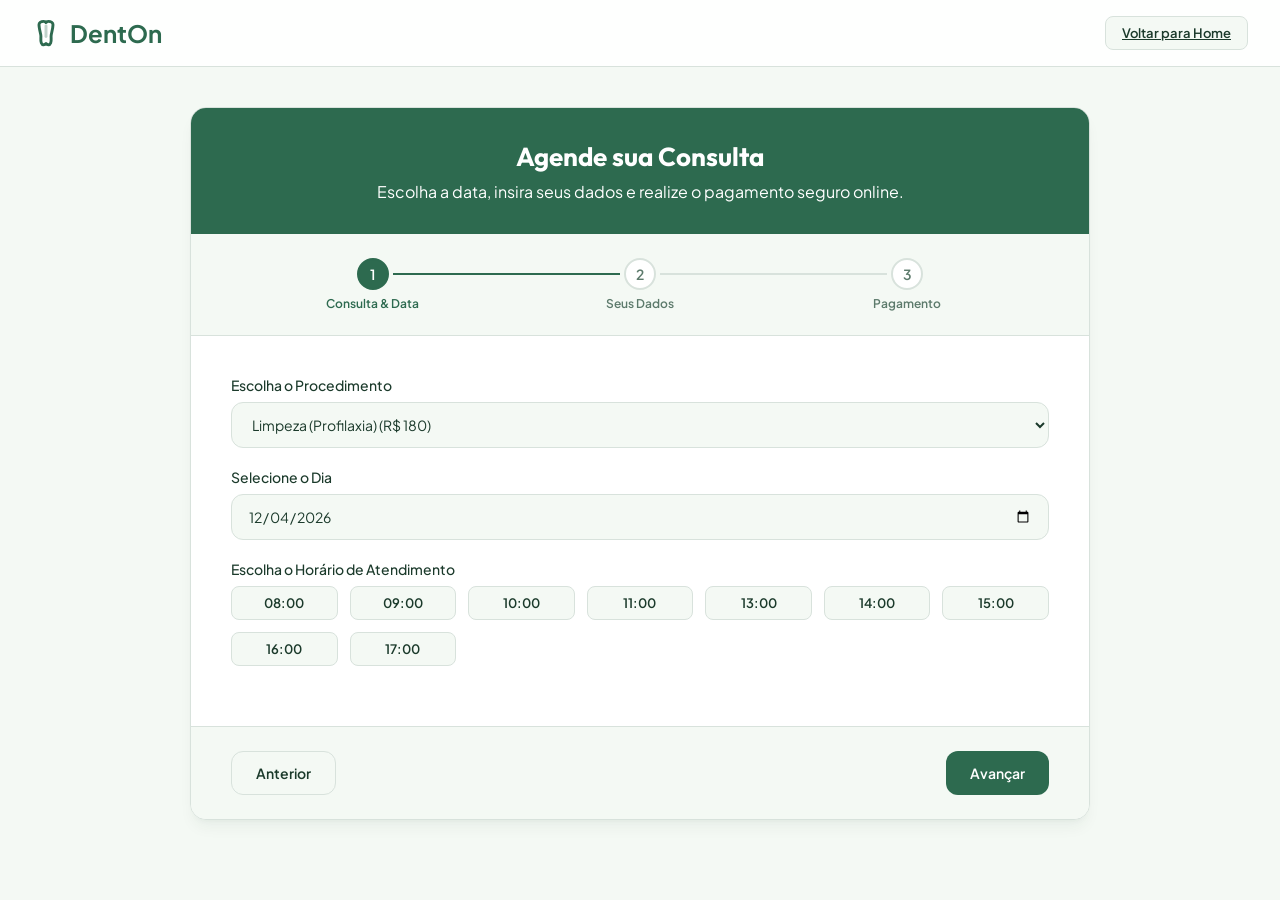
<file: checkout.html>
<!DOCTYPE html>
<html lang="pt-BR">
<head>
    <meta charset="UTF-8">
    <meta name="viewport" content="width=device-width, initial-scale=1.0">
    <title>DentOn - Agendamento & Checkout</title>
    <link rel="stylesheet" href="css/styles.css">
</head>
<body class="landing-body" style="background-color: var(--bg-main);">

    <!-- BARRA DE NAVEGAÇÃO COMPACTA -->
    <nav class="landing-navbar" style="position: relative; margin-bottom: 20px;">
        <a href="index.html" class="sidebar-logo" style="margin-bottom: 0;">
            <svg width="28" height="28" viewBox="0 0 24 24" fill="none" stroke="currentColor" stroke-width="2.5" stroke-linecap="round" stroke-linejoin="round">
                <path d="M6 5C6 3.5 7.5 2 10 2C11.5 2 12 3 12 3C12 3 12.5 2 14 2C16.5 2 18 3.5 18 5C18 7.5 17 11 16.5 13.5C16 16 17 18 16 20.5C15 23 13 22 12 21C11 22 9 23 8 20.5C7 18 8 16 7.5 13.5C7 11 6 7.5 6 5Z" />
                <path d="M12 6V15" opacity="0.3"/>
            </svg>
            <span>DentOn</span>
        </a>
        <a href="index.html" class="btn btn-secondary btn-sm" style="width: auto;">Voltar para Home</a>
    </nav>

    <!-- CONTAINER PRINCIPAL DO CHECKOUT -->
    <div class="checkout-container">
        <div class="checkout-header">
            <h1>Agende sua Consulta</h1>
            <p>Escolha a data, insira seus dados e realize o pagamento seguro online.</p>
        </div>

        <!-- Barra de progresso dos passos -->
        <div class="checkout-steps-bar">
            <div class="checkout-step-indicator active" id="step-indicator-1">
                <div class="step-num">1</div>
                <span class="step-label">Consulta & Data</span>
            </div>
            <div class="checkout-step-indicator" id="step-indicator-2">
                <div class="step-num">2</div>
                <span class="step-label">Seus Dados</span>
            </div>
            <div class="checkout-step-indicator" id="step-indicator-3">
                <div class="step-num">3</div>
                <span class="step-label">Pagamento</span>
            </div>
        </div>

        <div class="checkout-body">
            <!-- PASSO 1: PROCEDIMENTO E DATA -->
            <div class="checkout-step-content active" id="step-content-1">
                <div class="form-group">
                    <label for="checkout-procedure">Escolha o Procedimento</label>
                    <select id="checkout-procedure" class="form-control" onchange="updateSummaryPrice()" required>
                        <!-- Procedimentos carregados via JS -->
                    </select>
                </div>
                
                <div class="form-group">
                    <label for="checkout-date">Selecione o Dia</label>
                    <input type="date" id="checkout-date" class="form-control" required>
                </div>

                <div class="form-group">
                    <label>Escolha o Horário de Atendimento</label>
                    <div style="display: grid; grid-template-columns: repeat(auto-fill, minmax(100px, 1fr)); gap: 12px; margin-top: 8px;" id="time-slots-container">
                        <!-- Horários gerados via JS -->
                    </div>
                </div>
            </div>

            <!-- PASSO 2: DADOS DO PACIENTE -->
            <div class="checkout-step-content" id="step-content-2">
                <div class="form-group">
                    <label for="checkout-name">Nome Completo</label>
                    <input type="text" id="checkout-name" class="form-control" placeholder="Digite seu nome completo..." required>
                </div>
                <div class="form-row">
                    <div class="form-group">
                        <label for="checkout-birth">Data de Nascimento</label>
                        <input type="date" id="checkout-birth" class="form-control" required>
                    </div>
                    <div class="form-group">
                        <label for="checkout-phone">Celular</label>
                        <input type="tel" id="checkout-phone" class="form-control" placeholder="(21) 99999-9999" required>
                    </div>
                </div>
                <div class="form-row">
                    <div class="form-group">
                        <label for="checkout-email">E-mail</label>
                        <input type="email" id="checkout-email" class="form-control" placeholder="exemplo@email.com" required>
                    </div>
                    <div class="form-group">
                        <label for="checkout-plan">Convênio Odontológico</label>
                        <select id="checkout-plan" class="form-control" required>
                            <option value="Particular">Particular (Sem convênio)</option>
                            <option value="Bradesco Saúde">Bradesco Saúde</option>
                            <option value="Amil Dental">Amil Dental</option>
                            <option value="SulAmérica Odonto">SulAmérica Odonto</option>
                        </select>
                    </div>
                </div>
                <div class="form-group">
                    <label for="checkout-notes">Mensagem ou Sintoma Relatado (Opcional)</label>
                    <textarea id="checkout-notes" class="form-control" rows="3" placeholder="Ex: dor ao mastigar no lado esquerdo, dente quebrado..."></textarea>
                </div>
            </div>

            <!-- PASSO 3: PAGAMENTO -->
            <div class="checkout-step-content" id="step-content-3">
                <div class="payment-selector">
                    <div class="payment-type-card active" onclick="switchPaymentPane('pix')">
                        <div class="payment-type-icon">⚡</div>
                        <div class="payment-type-label">Pix</div>
                    </div>
                    <div class="payment-type-card" onclick="switchPaymentPane('card')">
                        <div class="payment-type-icon">💳</div>
                        <div class="payment-type-label">Cartão</div>
                    </div>
                    <div class="payment-type-card" onclick="switchPaymentPane('boleto')">
                        <div class="payment-type-icon">📄</div>
                        <div class="payment-type-label">Boleto</div>
                    </div>
                </div>

                <!-- Painel Pix -->
                <div class="payment-pane active" id="pane-pix">
                    <div class="pix-qr-container">
                        <div class="pix-qr-code" style="display: flex; align-items: center; justify-content: center;">
                            <!-- QR Code Simulado com SVG -->
                            <svg width="150" height="150" viewBox="0 0 24 24" fill="none" stroke="#2d6a4f" stroke-width="1.5">
                                <rect x="2" y="2" width="6" height="6" stroke-width="2"/>
                                <rect x="16" y="2" width="6" height="6" stroke-width="2"/>
                                <rect x="2" y="16" width="6" height="6" stroke-width="2"/>
                                <rect x="9" y="9" width="6" height="6"/>
                                <path d="M12 2v4M2 12h4M12 16v6M16 12h6"/>
                            </svg>
                        </div>
                        <p style="font-size: 13px; text-align: center; color: var(--text-muted); max-width: 400px;">
                            Escaneie o QR Code ou copie o código Pix abaixo para realizar o pagamento. A consulta será confirmada na hora!
                        </p>
                        <div class="pix-code-box">
                            <input type="text" class="form-control" id="pix-copy-text" value="00020101021226870014br.gov.bcb.pix0136denton-clinica-rio-joaovitor12354897" readonly>
                            <button type="button" class="btn btn-secondary btn-sm" onclick="copyPaymentCode('pix-copy-text', 'Código Pix copiado!')">Copiar</button>
                        </div>
                    </div>
                </div>

                <!-- Painel Cartão -->
                <div class="payment-pane" id="pane-card">
                    <div style="display: flex; flex-direction: column; gap: 16px;">
                        <div class="form-group">
                            <label for="card-number">Número do Cartão</label>
                            <input type="text" id="card-number" class="form-control" placeholder="4532 8765 0987 1234">
                        </div>
                        <div class="form-group">
                            <label for="card-name">Nome Impresso no Cartão</label>
                            <input type="text" id="card-name" class="form-control" placeholder="JOAO V O SILVA">
                        </div>
                        <div class="form-row">
                            <div class="form-group">
                                <label for="card-expiry">Validade</label>
                                <input type="text" id="card-expiry" class="form-control" placeholder="12/29">
                            </div>
                            <div class="form-group">
                                <label for="card-cvv">CVV</label>
                                <input type="text" id="card-cvv" class="form-control" placeholder="123">
                            </div>
                        </div>
                    </div>
                </div>

                <!-- Painel Boleto -->
                <div class="payment-pane" id="pane-boleto">
                    <div class="boleto-container">
                        <div class="payment-type-icon" style="font-size: 36px;">📄</div>
                        <p style="font-size: 13px; text-align: center; color: var(--text-muted); max-width: 400px;">
                            Pague o boleto bancário em qualquer banco ou casa lotérica. A confirmação de pagamento do boleto pode levar até 48 horas úteis.
                        </p>
                        <div class="boleto-barcode">|||| | | ||| |||| | |||| || ||| || ||| |</div>
                        <div class="pix-code-box">
                            <input type="text" class="form-control" id="boleto-copy-text" value="34191.79001 01043.513147 91020.150008 7 98250000018000" readonly>
                            <button type="button" class="btn btn-secondary btn-sm" onclick="copyPaymentCode('boleto-copy-text', 'Código do Boleto copiado!')">Copiar</button>
                        </div>
                    </div>
                </div>

                <!-- Resumo do Preço no Checkout -->
                <div style="background-color: var(--primary-light); padding: 16px; border-radius: var(--radius-md); margin-top: 24px; display: flex; justify-content: space-between; align-items: center; border: 1px solid var(--primary);">
                    <span style="font-weight: 700; color: var(--primary);">Valor Total da Consulta:</span>
                    <span style="font-size: 20px; font-weight: 800; color: var(--primary);" id="summary-price">R$ 180</span>
                </div>
            </div>

            <!-- TELA DE SUCESSO -->
            <div class="checkout-step-content" id="step-content-success">
                <div class="success-card">
                    <div class="success-icon">✓</div>
                    <h2>Agendamento Confirmado!</h2>
                    <p id="success-message">Sua consulta foi agendada e paga com sucesso. Você receberá os detalhes de preparação em seu e-mail cadastrado.</p>
                    
                    <div style="background-color: var(--bg-main); border: 1px solid var(--border-color); padding: 20px; border-radius: var(--radius-md); text-align: left; width: 100%; max-width: 480px; margin-bottom: 24px;">
                        <h4 style="font-size: 14px; font-weight: 700; border-bottom: 1px solid var(--border-color); padding-bottom: 8px; margin-bottom: 12px; color: var(--text-main);">Detalhes da Consulta</h4>
                        <div style="display: grid; grid-template-columns: 1fr 1fr; gap: 10px; font-size: 13px;">
                            <span style="color: var(--text-muted);">Paciente:</span>
                            <strong style="color: var(--text-main);" id="success-pat">João Silva</strong>
                            
                            <span style="color: var(--text-muted);">Procedimento:</span>
                            <strong style="color: var(--text-main);" id="success-proc">Limpeza</strong>
                            
                            <span style="color: var(--text-muted);">Data:</span>
                            <strong style="color: var(--text-main);" id="success-date">28/05/2026</strong>
                            
                            <span style="color: var(--text-muted);">Horário:</span>
                            <strong style="color: var(--text-main);" id="success-time">09:00 - 09:45</strong>
                        </div>
                    </div>

                    <div style="display: flex; gap: 16px;">
                        <a href="index.html" class="btn btn-secondary" style="width: auto;">Voltar para Home</a>
                        <button type="button" class="btn btn-primary" style="width: auto;" onclick="window.print()">Imprimir Comprovante</button>
                    </div>
                </div>
            </div>
        </div>

        <div class="checkout-footer" id="checkout-buttons">
            <button class="btn btn-secondary" id="btn-prev" onclick="navigateStep(-1)" disabled style="width: auto;">Anterior</button>
            <button class="btn btn-primary" id="btn-next" onclick="navigateStep(1)" style="width: auto;">Avançar</button>
        </div>
    </div>

    <!-- Scripts -->
    <script src="js/app.js"></script>
    <script>
        let currentStep = 1;
        let selectedTime = null;
        let selectedPaymentMethod = 'pix';
        const AVAILABLE_HOURS = ['08:00', '09:00', '10:00', '11:00', '13:00', '14:00', '15:00', '16:00', '17:00'];

        document.addEventListener('DOMContentLoaded', () => {
            // 1. Carregar procedimentos nos selects
            const procSelect = document.getElementById('checkout-procedure');
            const procedures = getProcedures();
            procSelect.innerHTML = '';
            procedures.forEach(proc => {
                procSelect.insertAdjacentHTML('beforeend', `<option value="${proc.id}">${proc.name} (R$ ${proc.price.toLocaleString('pt-BR')})</option>`);
            });

            // 2. Setar dia padrão como hoje
            const dateInput = document.getElementById('checkout-date');
            const todayStr = new Date().toISOString().split('T')[0];
            dateInput.value = todayStr;
            dateInput.min = todayStr; // Não permite agendar datas passadas

            // 3. Gerar slots de tempo
            renderTimeSlots();

            // 4. Checar se tem procedimento na URL
            const urlParams = new URLSearchParams(window.location.search);
            const procParam = urlParams.get('procedure');
            if (procParam && procedures.find(p => p.id === procParam)) {
                procSelect.value = procParam;
            }

            updateSummaryPrice();
        });

        function renderTimeSlots() {
            const container = document.getElementById('time-slots-container');
            container.innerHTML = '';
            
            AVAILABLE_HOURS.forEach((hour, i) => {
                const btnId = `slot-${i}`;
                const btn = document.createElement('button');
                btn.type = 'button';
                btn.className = 'btn btn-secondary btn-sm';
                btn.style.width = '100%';
                btn.innerText = hour;
                btn.id = btnId;
                
                btn.addEventListener('click', () => {
                    document.querySelectorAll('#time-slots-container button').forEach(b => {
                        b.classList.remove('btn-primary');
                        b.classList.add('btn-secondary');
                    });
                    btn.classList.remove('btn-secondary');
                    btn.classList.add('btn-primary');
                    selectedTime = hour;
                });

                container.appendChild(btn);
            });
        }

        function updateSummaryPrice() {
            const procId = document.getElementById('checkout-procedure').value;
            const procedures = getProcedures();
            const selected = procedures.find(p => p.id === procId);
            const price = selected ? selected.price : 0;
            document.getElementById('summary-price').innerText = `R$ ${price.toLocaleString('pt-BR')}`;
        }

        function switchPaymentPane(method) {
            selectedPaymentMethod = method;
            
            // Alterar cartões ativos
            document.querySelectorAll('.payment-type-card').forEach(card => card.classList.remove('active'));
            event.currentTarget.classList.add('active');

            // Alterar painel ativo
            document.querySelectorAll('.payment-pane').forEach(pane => pane.classList.remove('active'));
            if (method === 'pix') document.getElementById('pane-pix').classList.add('active');
            if (method === 'card') document.getElementById('pane-card').classList.add('active');
            if (method === 'boleto') document.getElementById('pane-boleto').classList.add('active');
        }

        function navigateStep(dir) {
            // Validações antes de avançar
            if (dir === 1) {
                if (currentStep === 1) {
                    if (!selectedTime) {
                        alert('Por favor, selecione um horário para seu atendimento.');
                        return;
                    }
                } else if (currentStep === 2) {
                    const name = document.getElementById('checkout-name').value.trim();
                    const birth = document.getElementById('checkout-birth').value;
                    const phone = document.getElementById('checkout-phone').value.trim();
                    const email = document.getElementById('checkout-email').value.trim();
                    
                    if (!name || !birth || !phone || !email) {
                        alert('Por favor, preencha todos os campos obrigatórios.');
                        return;
                    }
                } else if (currentStep === 3) {
                    // Finalizar pagamento e agendamento
                    confirmBookingAndPayment();
                    return;
                }
            }

            // Mudar aba ativa
            document.getElementById(`step-content-${currentStep}`).classList.remove('active');
            document.getElementById(`step-indicator-${currentStep}`).classList.remove('active');
            
            currentStep += dir;
            
            document.getElementById(`step-content-${currentStep}`).classList.add('active');
            document.getElementById(`step-indicator-${currentStep}`).classList.add('active');

            // Controlar botões do footer
            document.getElementById('btn-prev').disabled = currentStep === 1;
            
            if (currentStep === 3) {
                document.getElementById('btn-next').innerText = 'Confirmar e Pagar';
            } else {
                document.getElementById('btn-next').innerText = 'Avançar';
            }
        }

        function confirmBookingAndPayment() {
            // 1. Coleta dados
            const procId = document.getElementById('checkout-procedure').value;
            const date = document.getElementById('checkout-date').value;
            const name = document.getElementById('checkout-name').value.trim();
            const birth = document.getElementById('checkout-birth').value;
            const phone = document.getElementById('checkout-phone').value.trim();
            const email = document.getElementById('checkout-email').value.trim();
            const plan = document.getElementById('checkout-plan').value;
            const notes = document.getElementById('checkout-notes').value.trim();

            const procedures = getProcedures();
            const procedure = procedures.find(p => p.id === procId);

            // 2. Criar ou Obter Paciente no LocalStorage
            let patients = getPatients();
            let patient = patients.find(p => p.email.toLowerCase() === email.toLowerCase());

            if (!patient) {
                // Criar novo paciente
                patient = addPatient({
                    name,
                    birthDate: birth,
                    phone,
                    email,
                    plan,
                    notes: `Cadastrado via checkout. Observações: ${notes || 'Nenhuma'}`
                });
            } else {
                // Paciente existe, registrar nota da consulta
                if (notes) {
                    updatePatient(patient.id, {
                        notes: patient.notes + ` | Alerta de agendamento: ${notes}`
                    });
                }
            }

            // Calcular horários em formato ISO
            const startHour = selectedTime;
            const [h, m] = startHour.split(':').map(Number);
            const endD = new Date();
            endD.setHours(h);
            endD.setMinutes(m + 45); // Duração padrão 45 min
            const endHour = `${String(endD.getHours()).padStart(2, '0')}:${String(endD.getMinutes()).padStart(2, '0')}`;

            const dateTimeStart = `${date}T${startHour}`;
            const dateTimeEnd = `${date}T${endHour}`;

            // Determinar status do agendamento (boleto fica pendente, Pix e cartão confirmados na hora)
            const appStatus = selectedPaymentMethod === 'boleto' ? 'pending' : 'confirmed';

            // 3. Cadastrar a Consulta
            const newApp = addAppointment({
                patientId: patient.id,
                procedureId: procId,
                dateTimeStart,
                dateTimeEnd,
                status: appStatus,
                notes: `Agendamento e pagamento efetuados via checkout online. Pago via: ${selectedPaymentMethod.toUpperCase()}`
            });

            // 4. Adicionar nota de agendamento automático na evolução do paciente
            const dateToday = new Date().toISOString().split('T')[0];
            const logsTitle = `Agendamento Online: ${procedure ? procedure.name : 'Consulta'}`;
            const logsDesc = `Paciente efetuou agendamento para o dia ${formatBrazilianDate(date)} às ${startHour} via checkout online. Pagamento processado via ${selectedPaymentMethod.toUpperCase()} com status: ${appStatus === 'confirmed' ? 'PAGO' : 'PENDENTE'}.`;
            
            // Relarregar dados atualizados do paciente
            const updatedPatients = getPatients();
            const actPat = updatedPatients.find(p => p.id === patient.id);
            if (actPat) {
                if (!actPat.evolution) actPat.evolution = [];
                actPat.evolution.push({
                    date: dateToday,
                    title: logsTitle,
                    notes: logsDesc
                });
                updatePatient(actPat.id, { evolution: actPat.evolution });
            }

            // 5. Preencher tela de Sucesso
            document.getElementById('success-pat').innerText = name;
            document.getElementById('success-proc').innerText = procedure ? procedure.name : 'Consulta';
            document.getElementById('success-date').innerText = formatBrazilianDate(date);
            document.getElementById('success-time').innerText = `${startHour} - ${endHour}`;

            if (selectedPaymentMethod === 'boleto') {
                document.getElementById('success-message').innerText = 'Seu agendamento foi pré-reservado! A confirmação final ocorrerá após a compensação do boleto (até 48h úteis).';
            } else {
                document.getElementById('success-message').innerText = 'Sua consulta foi agendada e paga com sucesso! O Dr. João Vitor aguarda você no consultório do Rio de Janeiro.';
            }

            // Exibir tela de sucesso
            document.querySelectorAll('.checkout-step-content').forEach(c => c.classList.remove('active'));
            document.getElementById('step-content-success').classList.add('active');
            document.getElementById('step-indicator-3').classList.remove('active');
            document.getElementById('checkout-buttons').style.display = 'none';
        }

        function copyPaymentCode(inputId, toastMessage) {
            const copyText = document.getElementById(inputId);
            copyText.select();
            copyText.setSelectionRange(0, 99999); // Para celulares
            navigator.clipboard.writeText(copyText.value);
            showToast(toastMessage);
        }
    </script>

</body>
</html>
</file>
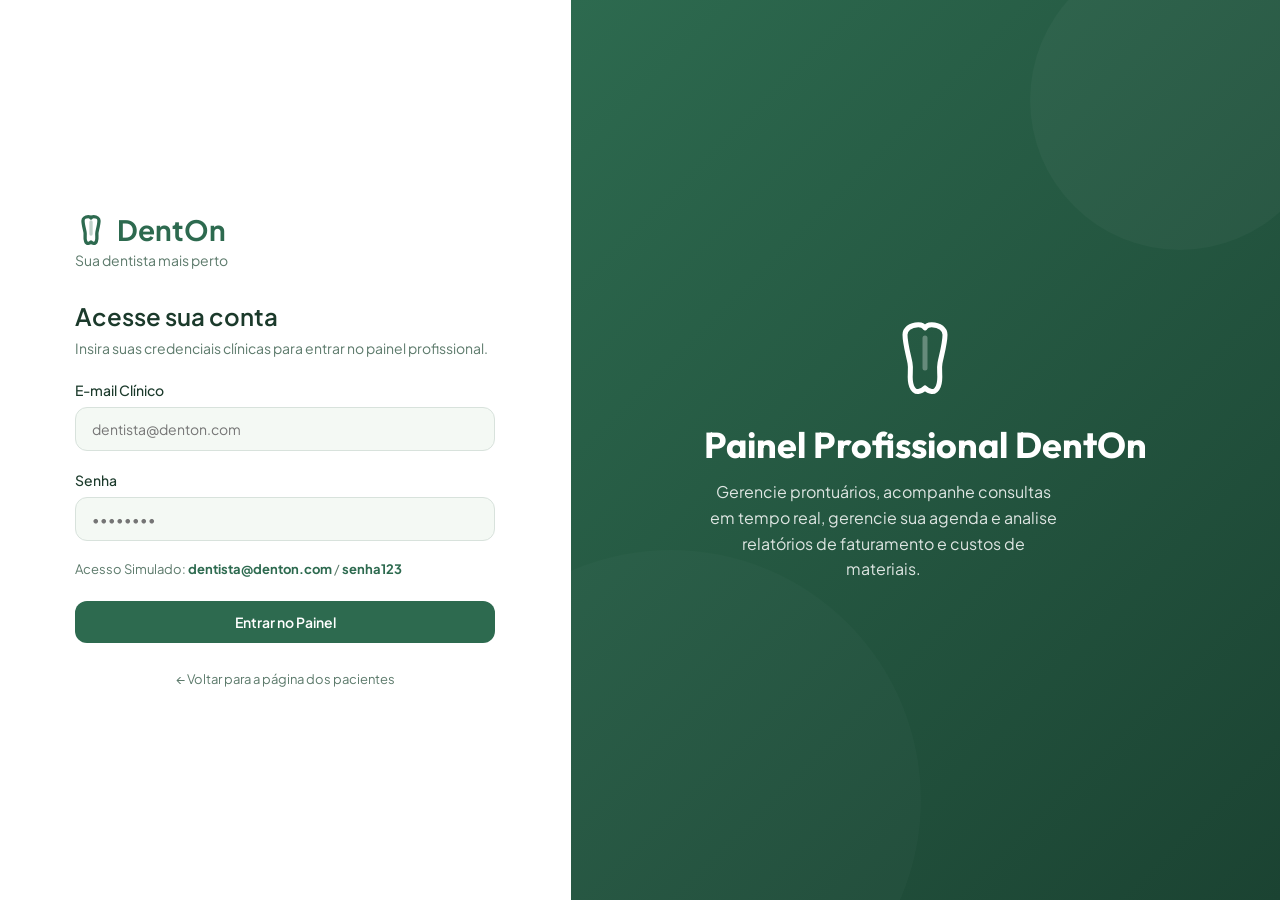
<file: dashboard.html>
<!DOCTYPE html>
<html lang="pt-BR">
<head>
    <meta charset="UTF-8">
    <meta name="viewport" content="width=device-width, initial-scale=1.0">
    <title>DentOn - Dashboard do Dentista</title>
    <link rel="stylesheet" href="css/styles.css">
</head>
<body>

    <div class="app-layout">
        <!-- Sidebar lateral -->
        <aside class="sidebar">
            <div>
                <a href="index.html" class="sidebar-logo">
                    <svg width="28" height="28" viewBox="0 0 24 24" fill="none" stroke="currentColor" stroke-width="2.5" stroke-linecap="round" stroke-linejoin="round">
                        <path d="M6 5C6 3.5 7.5 2 10 2C11.5 2 12 3 12 3C12 3 12.5 2 14 2C16.5 2 18 3.5 18 5C18 7.5 17 11 16.5 13.5C16 16 17 18 16 20.5C15 23 13 22 12 21C11 22 9 23 8 20.5C7 18 8 16 7.5 13.5C7 11 6 7.5 6 5Z" />
                        <path d="M12 6V15" opacity="0.3"/>
                    </svg>
                    <span>DentOn</span>
                </a>
                <ul class="sidebar-menu">
                    <li class="sidebar-menu-item active">
                        <a href="dashboard.html">
                            <svg width="18" height="18" viewBox="0 0 24 24" fill="none" stroke="currentColor" stroke-width="2" stroke-linecap="round" stroke-linejoin="round">
                                <rect x="3" y="3" width="7" height="9"/>
                                <rect x="14" y="3" width="7" height="5"/>
                                <rect x="14" y="12" width="7" height="9"/>
                                <rect x="3" y="16" width="7" height="5"/>
                            </svg>
                            <span>Dashboard</span>
                        </a>
                    </li>
                    <li class="sidebar-menu-item">
                        <a href="agenda.html">
                            <svg width="18" height="18" viewBox="0 0 24 24" fill="none" stroke="currentColor" stroke-width="2" stroke-linecap="round" stroke-linejoin="round">
                                <rect x="3" y="4" width="18" height="18" rx="2" ry="2"/>
                                <line x1="16" y1="2" x2="16" y2="6"/>
                                <line x1="8" y1="2" x2="8" y2="6"/>
                                <line x1="3" y1="10" x2="21" y2="10"/>
                            </svg>
                            <span>Agenda</span>
                        </a>
                    </li>
                    <li class="sidebar-menu-item">
                        <a href="prontuario.html">
                            <svg width="18" height="18" viewBox="0 0 24 24" fill="none" stroke="currentColor" stroke-width="2" stroke-linecap="round" stroke-linejoin="round">
                                <path d="M14 2H6a2 2 0 0 0-2 2v16a2 2 0 0 0 2 2h12a2 2 0 0 0 2-2V8z"/>
                                <polyline points="14 2 14 8 20 8"/>
                                <line x1="16" y1="13" x2="8" y2="13"/>
                                <line x1="16" y1="17" x2="8" y2="17"/>
                                <polyline points="10 9 9 9 8 9"/>
                            </svg>
                            <span>Prontuários</span>
                        </a>
                    </li>
                    <li class="sidebar-menu-item">
                        <a href="analytics.html">
                            <svg width="18" height="18" viewBox="0 0 24 24" fill="none" stroke="currentColor" stroke-width="2" stroke-linecap="round" stroke-linejoin="round">
                                <line x1="18" y1="20" x2="18" y2="10"/>
                                <line x1="12" y1="20" x2="12" y2="4"/>
                                <line x1="6" y1="20" x2="6" y2="14"/>
                            </svg>
                            <span>Analytics</span>
                        </a>
                    </li>
                </ul>
            </div>
            
            <div class="sidebar-footer">
                <div class="user-profile-badge">
                    <div class="user-avatar" id="sidebar-avatar">JC</div>
                    <div class="user-info">
                        <span class="user-name" id="sidebar-name">Dr. João Vitor Coelho</span>
                        <span class="user-role" id="sidebar-cro">CRO-RJ 12345</span>
                    </div>
                </div>
                <button class="btn-logout" onclick="logout()">
                    <svg width="16" height="16" viewBox="0 0 24 24" fill="none" stroke="currentColor" stroke-width="2" stroke-linecap="round" stroke-linejoin="round">
                        <path d="M9 21H5a2 2 0 0 1-2-2V5a2 2 0 0 1 2-2h4"/>
                        <polyline points="16 17 21 12 16 7"/>
                        <line x1="21" y1="12" x2="9" y2="12"/>
                    </svg>
                    <span>Sair da Conta</span>
                </button>
            </div>
        </aside>

        <!-- Área de conteúdo principal -->
        <main class="main-content">
            <header class="page-header">
                <div class="page-title">
                    <h1 id="welcome-text">Olá, Dr. João Vitor</h1>
                    <p>Aqui está o resumo clínico e operacional da sua clínica para hoje.</p>
                </div>
            </header>

            <div class="page-body">
                <!-- Grid de Métricas do Dashboard -->
                <div class="metrics-grid">
                    <div class="metric-card">
                        <div class="metric-icon blue">
                            <svg width="24" height="24" viewBox="0 0 24 24" fill="none" stroke="currentColor" stroke-width="2" stroke-linecap="round" stroke-linejoin="round">
                                <path d="M17 21v-2a4 4 0 0 0-4-4H5a4 4 0 0 0-4 4v-2"/>
                                <circle cx="9" cy="7" r="4"/>
                                <path d="M23 21v-2a4 4 0 0 0-3-3.87"/>
                                <path d="M16 3.13a4 4 0 0 1 0 7.75"/>
                            </svg>
                        </div>
                        <div class="metric-details">
                            <span class="metric-value" id="metric-patients">0</span>
                            <span class="metric-label">Pacientes Ativos</span>
                        </div>
                    </div>
                    <div class="metric-card">
                        <div class="metric-icon green">
                            <svg width="24" height="24" viewBox="0 0 24 24" fill="none" stroke="currentColor" stroke-width="2" stroke-linecap="round" stroke-linejoin="round">
                                <rect x="3" y="4" width="18" height="18" rx="2" ry="2"/>
                                <line x1="16" y1="2" x2="16" y2="6"/>
                                <line x1="8" y1="2" x2="8" y2="6"/>
                                <line x1="3" y1="10" x2="21" y2="10"/>
                            </svg>
                        </div>
                        <div class="metric-details">
                            <span class="metric-value" id="metric-today-appointments">0</span>
                            <span class="metric-label">Consultas Hoje</span>
                        </div>
                    </div>
                    <div class="metric-card">
                        <div class="metric-icon amber">
                            <svg width="24" height="24" viewBox="0 0 24 24" fill="none" stroke="currentColor" stroke-width="2" stroke-linecap="round" stroke-linejoin="round">
                                <line x1="12" y1="1" x2="12" y2="23"/>
                                <path d="M17 5H9.5a3.5 3.5 0 0 0 0 7h5a3.5 3.5 0 0 1 0 7H6"/>
                            </svg>
                        </div>
                        <div class="metric-details">
                            <span class="metric-value" id="metric-revenue">R$ 0</span>
                            <span class="metric-label">Faturamento Mensal</span>
                        </div>
                    </div>
                    <div class="metric-card">
                        <div class="metric-icon rose">
                            <svg width="24" height="24" viewBox="0 0 24 24" fill="none" stroke="currentColor" stroke-width="2" stroke-linecap="round" stroke-linejoin="round">
                                <path d="M10.29 3.86L1.82 18a2 2 0 0 0 1.71 3h16.94a2 2 0 0 0 1.71-3L13.71 3.86a2 2 0 0 0-3.42 0z"/>
                                <line x1="12" y1="9" x2="12" y2="13"/>
                                <line x1="12" y1="17" x2="12.01" y2="17"/>
                            </svg>
                        </div>
                        <div class="metric-details">
                            <span class="metric-value" id="metric-pending">0</span>
                            <span class="metric-label">Aguardando Confirmação</span>
                        </div>
                    </div>
                </div>

                <!-- Painéis Inferiores -->
                <div class="dashboard-grid">
                    <!-- Painel de Próximas Consultas -->
                    <div class="dashboard-panel">
                        <div class="panel-header">
                            <h2>Próximas Consultas do Dia</h2>
                            <a href="agenda.html" class="btn btn-secondary btn-sm" style="width: auto;">Ver Agenda</a>
                        </div>
                        <div class="appointment-list" id="dashboard-appointments">
                            <!-- Inserido dinamicamente via JS -->
                        </div>
                    </div>

                    <!-- Painel Lateral de Ações Rápidas & Gráfico -->
                    <div style="display: flex; flex-direction: column; gap: 24px;">
                        <div class="dashboard-panel">
                            <div class="panel-header">
                                <h2>Ações Rápidas</h2>
                            </div>
                            <div class="quick-actions-grid">
                                <a href="agenda.html?new=true" class="action-card">
                                    <div class="action-card-icon">
                                        <svg width="18" height="18" viewBox="0 0 24 24" fill="none" stroke="currentColor" stroke-width="2" stroke-linecap="round" stroke-linejoin="round">
                                            <line x1="12" y1="5" x2="12" y2="19"/>
                                            <line x1="5" y1="12" x2="19" y2="12"/>
                                        </svg>
                                    </div>
                                    <div class="action-card-info">
                                        <h3>Marcar Consulta</h3>
                                        <p>Agende uma nova consulta com rapidez.</p>
                                    </div>
                                </a>
                                <a href="prontuario.html?new=true" class="action-card">
                                    <div class="action-card-icon">
                                        <svg width="18" height="18" viewBox="0 0 24 24" fill="none" stroke="currentColor" stroke-width="2" stroke-linecap="round" stroke-linejoin="round">
                                            <path d="M16 21v-2a4 4 0 0 0-4-4H5a4 4 0 0 0-4 4v2"/>
                                            <circle cx="9" cy="7" r="4"/>
                                            <line x1="19" y1="8" x2="19" y2="14"/>
                                            <line x1="16" y1="11" x2="22" y2="11"/>
                                        </svg>
                                    </div>
                                    <div class="action-card-info">
                                        <h3>Cadastrar Paciente</h3>
                                        <p>Adicione um novo paciente e prontuário.</p>
                                    </div>
                                </a>
                                <a href="prontuario.html" class="action-card">
                                    <div class="action-card-icon">
                                        <svg width="18" height="18" viewBox="0 0 24 24" fill="none" stroke="currentColor" stroke-width="2" stroke-linecap="round" stroke-linejoin="round">
                                            <path d="M2 3h6a4 4 0 0 1 4 4v14a3 3 0 0 0-3-3H2z"/>
                                            <path d="M22 3h-6a4 4 0 0 0-4 4v14a3 3 0 0 1 3-3h7z"/>
                                        </svg>
                                    </div>
                                    <div class="action-card-info">
                                        <h3>Prontuário & Odontograma</h3>
                                        <p>Acesse o histórico clínico e dentes.</p>
                                    </div>
                                </a>
                            </div>
                        </div>

                        <!-- Gráfico de Faturamento Visual (SVG Premium) -->
                        <div class="dashboard-panel">
                            <div class="panel-header">
                                <h2>Desempenho da Clínica (Tema Verde)</h2>
                            </div>
                            <div style="height: 180px; display: flex; flex-direction: column; justify-content: center; align-items: center;">
                                <svg width="100%" height="120" viewBox="0 0 300 100" preserveAspectRatio="none">
                                    <defs>
                                        <linearGradient id="chart-grad" x1="0" y1="0" x2="0" y2="1">
                                            <stop offset="0%" stop-color="#2d6a4f" stop-opacity="0.3"/>
                                            <stop offset="100%" stop-color="#2d6a4f" stop-opacity="0"/>
                                        </linearGradient>
                                    </defs>
                                    <path d="M 0,80 Q 50,40 100,60 T 200,20 T 300,30 L 300,100 L 0,100 Z" fill="url(#chart-grad)" />
                                    <path d="M 0,80 Q 50,40 100,60 T 200,20 T 300,30" fill="none" stroke="#2d6a4f" stroke-width="3" stroke-linecap="round" />
                                    <!-- Pontos no gráfico -->
                                    <circle cx="100" cy="60" r="4" fill="#2d6a4f" />
                                    <circle cx="200" cy="20" r="4" fill="#2d6a4f" />
                                    <circle cx="300" cy="30" r="4" fill="#2d6a4f" />
                                </svg>
                                <div style="display: flex; justify-content: space-between; width: 100%; margin-top: 10px; font-size: 11px; color: var(--text-muted); font-weight: 500;">
                                    <span>Semana 1</span>
                                    <span>Semana 2</span>
                                    <span>Semana 3</span>
                                    <span>Semana de Hoje</span>
                                </div>
                            </div>
                        </div>
                    </div>
                </div>
            </div>
        </main>
    </div>

    <!-- Scripts -->
    <script src="js/app.js"></script>
    <script>
        document.addEventListener('DOMContentLoaded', () => {
            const session = checkAuth();
            if (session) {
                renderDashboard(session);
            }
        });

        function renderDashboard(session) {
            document.getElementById('welcome-text').innerText = `Olá, ${session.name.split(' ')[1]}`; // 'João'
            document.getElementById('sidebar-name').innerText = session.name;
            document.getElementById('sidebar-cro').innerText = session.cro;
            
            const initials = session.name.split(' ').map(n => n[0]).filter(n => n !== 'D' && n !== 'r').slice(0, 2).join('').toUpperCase();
            document.getElementById('sidebar-avatar').innerText = initials || 'JV';

            // Carregar Dados
            const patients = getPatients();
            const appointments = getAppointments();
            const procedures = getProcedures();

            // Setar Métricas
            document.getElementById('metric-patients').innerText = patients.length;

            const todayStr = new Date().toISOString().split('T')[0];
            const todayApps = appointments.filter(a => a.dateTimeStart.startsWith(todayStr));
            document.getElementById('metric-today-appointments').innerText = todayApps.length;

            const pendingApps = appointments.filter(a => a.status === 'pending');
            document.getElementById('metric-pending').innerText = pendingApps.length;

            const currentMonthStr = todayStr.substring(0, 7); // YYYY-MM
            const completedOrConfirmedMonth = appointments.filter(a => 
                a.dateTimeStart.startsWith(currentMonthStr) && 
                (a.status === 'completed' || a.status === 'confirmed')
            );
            
            const totalRevenue = completedOrConfirmedMonth.reduce((acc, app) => {
                const proc = procedures.find(p => p.id === app.procedureId);
                return acc + (proc ? proc.price : 0);
            }, 0);
            
            document.getElementById('metric-revenue').innerText = `R$ ${totalRevenue.toLocaleString('pt-BR')}`;

            // Renderizar Lista de Próximas Consultas do Dia
            const appListContainer = document.getElementById('dashboard-appointments');
            appListContainer.innerHTML = '';

            const sortedTodayApps = todayApps.sort((a, b) => a.dateTimeStart.localeCompare(b.dateTimeStart));

            if (sortedTodayApps.length === 0) {
                appListContainer.innerHTML = `
                    <div style="text-align: center; padding: 32px 16px; color: var(--text-muted);">
                        <svg width="40" height="40" viewBox="0 0 24 24" fill="none" stroke="currentColor" stroke-width="1.5" stroke-linecap="round" stroke-linejoin="round" style="margin-bottom: 8px;">
                            <rect x="3" y="4" width="18" height="18" rx="2" ry="2"/>
                            <line x1="16" y1="2" x2="16" y2="6"/>
                            <line x1="8" y1="2" x2="8" y2="6"/>
                            <line x1="3" y1="10" x2="21" y2="10"/>
                        </svg>
                        <p style="font-size: 14px; font-weight: 500;">Nenhuma consulta agendada para hoje.</p>
                        <p style="font-size: 12px; margin-top: 4px;">Você verá os agendamentos dos pacientes aqui.</p>
                    </div>
                `;
            } else {
                sortedTodayApps.forEach(app => {
                    const patient = patients.find(p => p.id === app.patientId);
                    const procedure = procedures.find(p => p.id === app.procedureId);
                    if (!patient) return;

                    const patientInitials = patient.name.split(' ').map(n => n[0]).slice(0,2).join('').toUpperCase();
                    const timeStart = formatBrazilianTime(app.dateTimeStart);
                    const timeEnd = formatBrazilianTime(app.dateTimeEnd);

                    const itemHtml = `
                        <div class="appointment-item">
                            <div class="appointment-patient-info">
                                <div class="patient-initials">${patientInitials}</div>
                                <div class="patient-meta">
                                    <span class="patient-name-title">${patient.name}</span>
                                    <span class="appointment-time-procedure">${timeStart} - ${timeEnd} • ${procedure ? procedure.name : 'Avaliação'}</span>
                                </div>
                            </div>
                            <span class="status-badge status-${app.status}">${translateStatus(app.status)}</span>
                        </div>
                    `;
                    appListContainer.insertAdjacentHTML('beforeend', itemHtml);
                });
            }
        }

        function translateStatus(status) {
            switch(status) {
                case 'pending': return 'pendente';
                case 'confirmed': return 'confirmado';
                case 'completed': return 'concluído';
                case 'canceled': return 'cancelado';
                default: return status;
            }
        }
    </script>
</body>
</html>
</file>
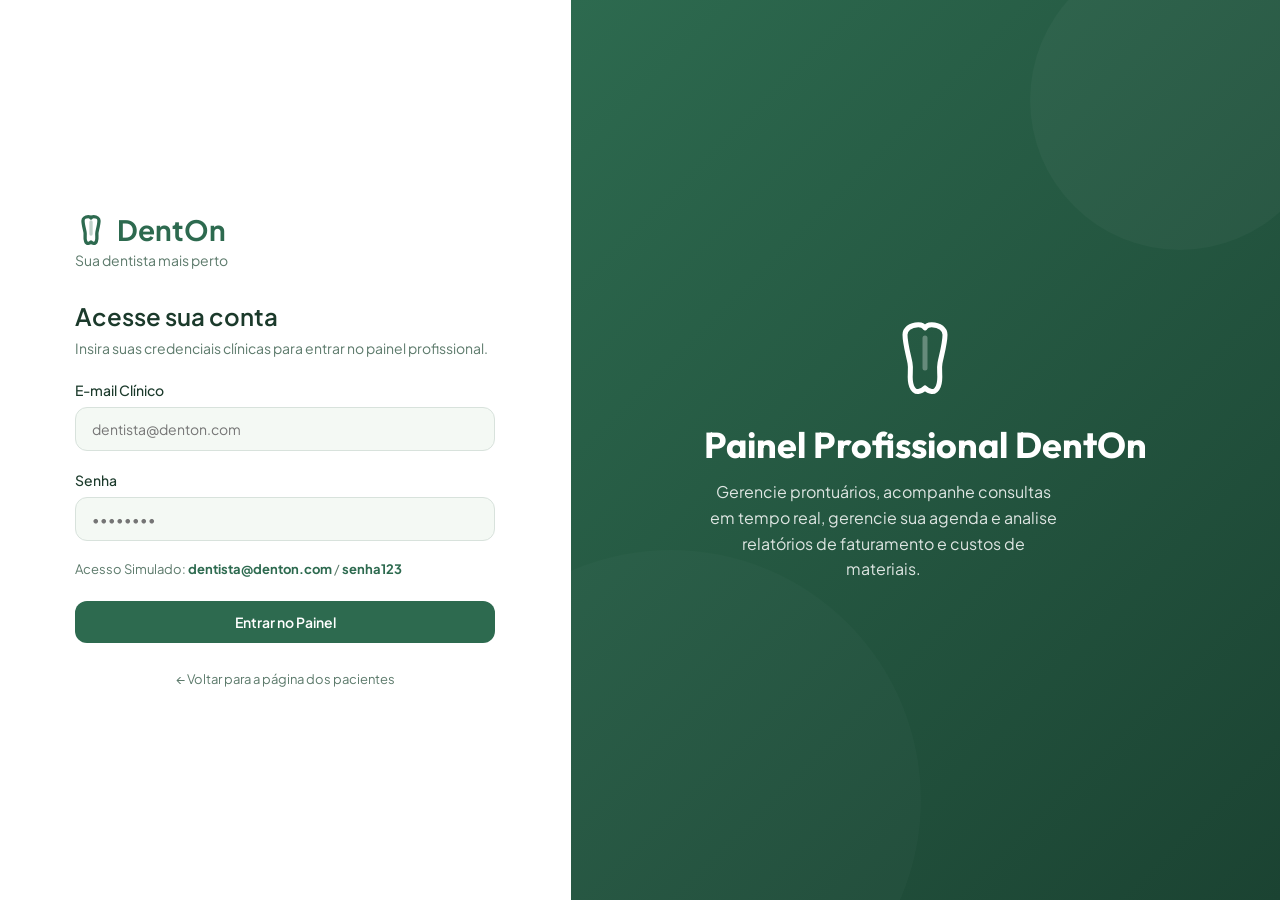
<file: login.html>
<!DOCTYPE html>
<html lang="pt-BR">
<head>
    <meta charset="UTF-8">
    <meta name="viewport" content="width=device-width, initial-scale=1.0">
    <title>DentOn - Login Clínico</title>
    <link rel="stylesheet" href="css/styles.css">
</head>
<body>

    <div class="login-container">
        <div class="login-form-side">
            <div class="login-box">
                <div class="brand-header">
                    <a href="index.html" class="brand-logo" style="text-decoration: none;">
                        <svg width="32" height="32" viewBox="0 0 24 24" fill="none" stroke="currentColor" stroke-width="2.5" stroke-linecap="round" stroke-linejoin="round">
                            <path d="M6 5C6 3.5 7.5 2 10 2C11.5 2 12 3 12 3C12 3 12.5 2 14 2C16.5 2 18 3.5 18 5C18 7.5 17 11 16.5 13.5C16 16 17 18 16 20.5C15 23 13 22 12 21C11 22 9 23 8 20.5C7 18 8 16 7.5 13.5C7 11 6 7.5 6 5Z" />
                            <path d="M12 6V15" opacity="0.3"/>
                        </svg>
                        <span>DentOn</span>
                    </a>
                    <div class="brand-slogan">Sua dentista mais perto</div>
                </div>
                <h2>Acesse sua conta</h2>
                <p>Insira suas credenciais clínicas para entrar no painel profissional.</p>
                
                <div id="login-error" class="status-badge status-canceled d-none mb-4" style="text-align: center; border-radius: 8px; width: 100%;">
                    E-mail ou senha incorretos!
                </div>

                <form id="login-form" onsubmit="handleLoginSubmit(event)">
                    <div class="form-group">
                        <label for="email">E-mail Clínico</label>
                        <input type="email" id="email" class="form-control" placeholder="dentista@denton.com" required>
                    </div>
                    <div class="form-group">
                        <label for="password">Senha</label>
                        <input type="password" id="password" class="form-control" placeholder="••••••••" required>
                    </div>
                    <div style="margin-bottom: 24px; font-size: 13px; color: var(--text-muted);">
                        <span>Acesso Simulado: <strong style="color: var(--primary);">dentista@denton.com</strong> / <strong style="color: var(--primary);">senha123</strong></span>
                    </div>
                    <button type="submit" class="btn btn-primary">Entrar no Painel</button>
                </form>
                <div style="margin-top: 24px; text-align: center;">
                    <a href="index.html" style="font-size: 13px; color: var(--text-muted); text-decoration: none;">← Voltar para a página dos pacientes</a>
                </div>
            </div>
        </div>
        <div class="login-illustration-side">
            <div class="login-illustration-content">
                <svg width="80" height="80" viewBox="0 0 24 24" fill="none" stroke="currentColor" stroke-width="1.5" stroke-linecap="round" stroke-linejoin="round">
                    <path d="M6 5C6 3.5 7.5 2 10 2C11.5 2 12 3 12 3C12 3 12.5 2 14 2C16.5 2 18 3.5 18 5C18 7.5 17 11 16.5 13.5C16 16 17 18 16 20.5C15 23 13 22 12 21C11 22 9 23 8 20.5C7 18 8 16 7.5 13.5C7 11 6 7.5 6 5Z" />
                    <path d="M12 6V15" opacity="0.3"/>
                </svg>
                <h1>Painel Profissional DentOn</h1>
                <p>Gerencie prontuários, acompanhe consultas em tempo real, gerencie sua agenda e analise relatórios de faturamento e custos de materiais.</p>
            </div>
        </div>
    </div>

    <!-- Scripts -->
    <script src="js/app.js"></script>
    <script>
        // Ao carregar a página de login, se já estiver logado, vai direto para o dashboard
        document.addEventListener('DOMContentLoaded', () => {
            const session = checkAuth();
            if (session) {
                window.location.href = 'dashboard.html';
            }
        });

        function handleLoginSubmit(e) {
            e.preventDefault();
            const emailInput = document.getElementById('email').value.trim();
            const passInput = document.getElementById('password').value;
            const errorDiv = document.getElementById('login-error');

            const result = login(emailInput, passInput);
            if (result.success) {
                errorDiv.classList.add('d-none');
                window.location.href = 'dashboard.html';
            } else {
                errorDiv.classList.remove('d-none');
                errorDiv.innerText = result.message;
            }
        }
    </script>
</body>
</html>
</file>
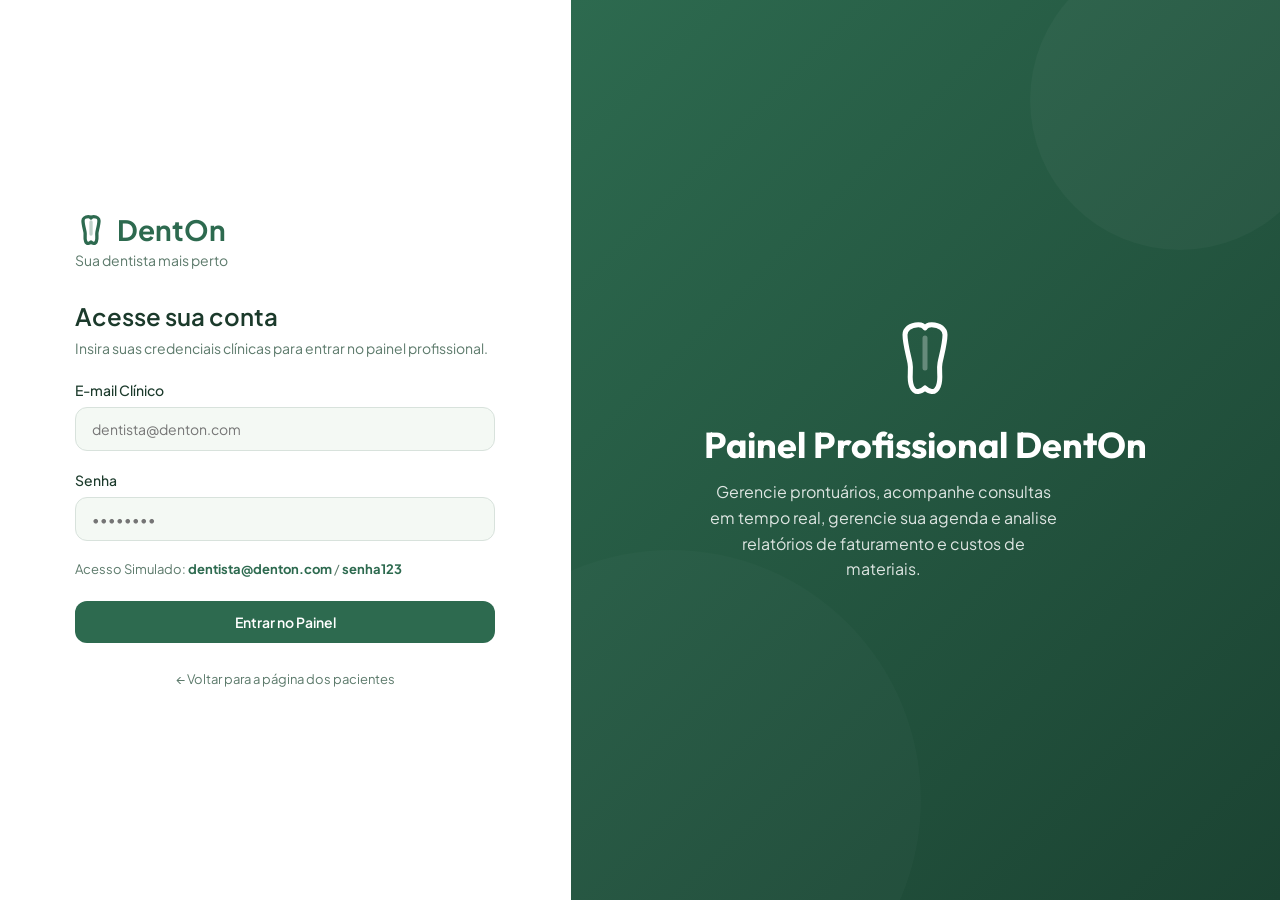
<file: prontuario.html>
<!DOCTYPE html>
<html lang="pt-BR">
<head>
    <meta charset="UTF-8">
    <meta name="viewport" content="width=device-width, initial-scale=1.0">
    <title>DentOn - Prontuários & Odontograma</title>
    <link rel="stylesheet" href="css/styles.css">
</head>
<body>

    <div class="app-layout">
        <!-- Sidebar lateral -->
        <aside class="sidebar">
            <div>
                <a href="index.html" class="sidebar-logo">
                    <svg width="28" height="28" viewBox="0 0 24 24" fill="none" stroke="currentColor" stroke-width="2.5" stroke-linecap="round" stroke-linejoin="round">
                        <path d="M6 5C6 3.5 7.5 2 10 2C11.5 2 12 3 12 3C12 3 12.5 2 14 2C16.5 2 18 3.5 18 5C18 7.5 17 11 16.5 13.5C16 16 17 18 16 20.5C15 23 13 22 12 21C11 22 9 23 8 20.5C7 18 8 16 7.5 13.5C7 11 6 7.5 6 5Z" />
                        <path d="M12 6V15" opacity="0.3"/>
                    </svg>
                    <span>DentOn</span>
                </a>
                <ul class="sidebar-menu">
                    <li class="sidebar-menu-item">
                        <a href="dashboard.html">
                            <svg width="18" height="18" viewBox="0 0 24 24" fill="none" stroke="currentColor" stroke-width="2" stroke-linecap="round" stroke-linejoin="round">
                                <rect x="3" y="3" width="7" height="9"/>
                                <rect x="14" y="3" width="7" height="5"/>
                                <rect x="14" y="12" width="7" height="9"/>
                                <rect x="3" y="16" width="7" height="5"/>
                            </svg>
                            <span>Dashboard</span>
                        </a>
                    </li>
                    <li class="sidebar-menu-item">
                        <a href="agenda.html">
                            <svg width="18" height="18" viewBox="0 0 24 24" fill="none" stroke="currentColor" stroke-width="2" stroke-linecap="round" stroke-linejoin="round">
                                <rect x="3" y="4" width="18" height="18" rx="2" ry="2"/>
                                <line x1="16" y1="2" x2="16" y2="6"/>
                                <line x1="8" y1="2" x2="8" y2="6"/>
                                <line x1="3" y1="10" x2="21" y2="10"/>
                            </svg>
                            <span>Agenda</span>
                        </a>
                    </li>
                    <li class="sidebar-menu-item active">
                        <a href="prontuario.html">
                            <svg width="18" height="18" viewBox="0 0 24 24" fill="none" stroke="currentColor" stroke-width="2" stroke-linecap="round" stroke-linejoin="round">
                                <path d="M14 2H6a2 2 0 0 0-2 2v16a2 2 0 0 0 2 2h12a2 2 0 0 0 2-2V8z"/>
                                <polyline points="14 2 14 8 20 8"/>
                                <line x1="16" y1="13" x2="8" y2="13"/>
                                <line x1="16" y1="17" x2="8" y2="17"/>
                                <polyline points="10 9 9 9 8 9"/>
                            </svg>
                            <span>Prontuários</span>
                        </a>
                    </li>
                    <li class="sidebar-menu-item">
                        <a href="analytics.html">
                            <svg width="18" height="18" viewBox="0 0 24 24" fill="none" stroke="currentColor" stroke-width="2" stroke-linecap="round" stroke-linejoin="round">
                                <line x1="18" y1="20" x2="18" y2="10"/>
                                <line x1="12" y1="20" x2="12" y2="4"/>
                                <line x1="6" y1="20" x2="6" y2="14"/>
                            </svg>
                            <span>Analytics</span>
                        </a>
                    </li>
                </ul>
            </div>
            
            <div class="sidebar-footer">
                <div class="user-profile-badge">
                    <div class="user-avatar" id="sidebar-avatar">JC</div>
                    <div class="user-info">
                        <span class="user-name" id="sidebar-name">Dr. João Vitor Coelho</span>
                        <span class="user-role" id="sidebar-cro">CRO-RJ 12345</span>
                    </div>
                </div>
                <button class="btn-logout" onclick="logout()">
                    <svg width="16" height="16" viewBox="0 0 24 24" fill="none" stroke="currentColor" stroke-width="2" stroke-linecap="round" stroke-linejoin="round">
                        <path d="M9 21H5a2 2 0 0 1-2-2V5a2 2 0 0 1 2-2h4"/>
                        <polyline points="16 17 21 12 16 7"/>
                        <line x1="21" y1="12" x2="9" y2="12"/>
                    </svg>
                    <span>Sair da Conta</span>
                </button>
            </div>
        </aside>

        <!-- Área de conteúdo principal -->
        <main class="main-content">
            <header class="page-header" style="padding: 20px 32px;">
                <div class="page-title">
                    <h1>Prontuário de Pacientes</h1>
                    <p>Gerencie a ficha cadastral, o odontograma anatômico e a evolução do tratamento.</p>
                </div>
            </header>

            <div class="page-body">
                <div class="prontuario-layout">
                    <!-- Painel Esquerdo: Lista de Pacientes -->
                    <div class="patient-sidebar">
                        <div class="search-box">
                            <svg class="search-icon" width="16" height="16" viewBox="0 0 24 24" fill="none" stroke="currentColor" stroke-width="2" stroke-linecap="round" stroke-linejoin="round">
                                <circle cx="11" cy="11" r="8"/>
                                <line x1="21" y1="21" x2="16.65" y2="16.65"/>
                            </svg>
                            <input type="text" id="patient-search" class="form-control" placeholder="Buscar paciente por nome..." oninput="handlePatientSearch()">
                        </div>
                        <div class="patient-list-scroll" id="patient-list-container">
                            <!-- Pacientes inseridos via JS -->
                        </div>
                        <button class="btn btn-secondary" onclick="openNewPatientModal()" style="margin-top: auto;">
                            <svg width="16" height="16" viewBox="0 0 24 24" fill="none" stroke="currentColor" stroke-width="2" stroke-linecap="round" stroke-linejoin="round">
                                <path d="M16 21v-2a4 4 0 0 0-4-4H5a4 4 0 0 0-4 4v2"/>
                                <circle cx="9" cy="7" r="4"/>
                                <line x1="19" y1="8" x2="19" y2="14"/>
                                <line x1="16" y1="11" x2="22" y2="11"/>
                            </svg>
                            <span>Novo Paciente</span>
                        </button>
                    </div>

                    <!-- Painel Direito: Ficha Completa -->
                    <div class="patient-main-panel" id="patient-main-panel">
                        <!-- Placeholder se nenhum paciente selecionado -->
                        <div id="no-patient-selected" style="display: flex; flex-direction: column; justify-content: center; align-items: center; height: 100%; color: var(--text-muted); text-align: center; padding: 40px;">
                            <svg width="64" height="64" viewBox="0 0 24 24" fill="none" stroke="currentColor" stroke-width="1" stroke-linecap="round" stroke-linejoin="round" style="color: var(--text-light); margin-bottom: 16px;">
                                <path d="M17 21v-2a4 4 0 0 0-4-4H5a4 4 0 0 0-4 4v-2"/>
                                <circle cx="9" cy="7" r="4"/>
                                <path d="M23 21v-2a4 4 0 0 0-3-3.87"/>
                                <path d="M16 3.13a4 4 0 0 1 0 7.75"/>
                            </svg>
                            <h3>Nenhum Paciente Selecionado</h3>
                            <p style="font-size: 14px; margin-top: 8px; max-width: 320px;">Escolha um paciente na barra lateral ou cadastre um novo para visualizar o histórico clínico e o odontograma.</p>
                        </div>

                        <!-- Ficha de detalhes do Paciente (Oculta por padrão) -->
                        <div id="patient-details-content" class="d-none" style="display: flex; flex-direction: column; gap: 28px;">
                            
                            <!-- Cabeçalho da Ficha -->
                            <div class="patient-card-header">
                                <div class="patient-title-details">
                                    <h2 id="view-patient-name">Nome do Paciente</h2>
                                    <div class="patient-details-grid">
                                        <div class="detail-item">
                                            <span class="detail-label">Idade / Nascimento</span>
                                            <span class="detail-value" id="view-patient-age">34 anos (12/04/1992)</span>
                                        </div>
                                        <div class="detail-item">
                                            <span class="detail-label">Telefone</span>
                                            <span class="detail-value" id="view-patient-phone">(11) 98765-4321</span>
                                        </div>
                                        <div class="detail-item">
                                            <span class="detail-label">E-mail</span>
                                            <span class="detail-value" id="view-patient-email">email@provedor.com</span>
                                        </div>
                                        <div class="detail-item">
                                            <span class="detail-label">Convênio</span>
                                            <span class="detail-value" id="view-patient-plan">Bradesco Saúde</span>
                                        </div>
                                    </div>
                                </div>
                                <button class="btn btn-secondary btn-sm" onclick="openEditPatientModal()" style="width: auto; align-self: flex-start;">Editar Cadastro</button>
                            </div>

                            <!-- Observações Clínicas de Cadastro -->
                            <div style="background-color: #fef3c7; border: 1px solid #fde68a; border-radius: var(--radius-md); padding: 16px; display: flex; gap: 12px; align-items: flex-start;">
                                <svg width="20" height="20" viewBox="0 0 24 24" fill="none" stroke="#d97706" stroke-width="2" stroke-linecap="round" stroke-linejoin="round" style="flex-shrink: 0; margin-top: 2px;">
                                    <path d="M10.29 3.86L1.82 18a2 2 0 0 0 1.71 3h16.94a2 2 0 0 0 1.71-3L13.71 3.86a2 2 0 0 0-3.42 0z"/>
                                    <line x1="12" y1="9" x2="12" y2="13"/>
                                    <line x1="12" y1="17" x2="12.01" y2="17"/>
                                </svg>
                                <div>
                                    <h4 style="font-size: 13px; font-weight: 700; color: #b45309; margin-bottom: 2px;">Alertas e Notas do Prontuário</h4>
                                    <p id="view-patient-notes" style="font-size: 13px; color: #d97706; line-height: 1.5;">Notas do paciente...</p>
                                </div>
                            </div>

                            <!-- Seção do Odontograma -->
                            <div class="odontograma-section">
                                <div class="odontograma-header">
                                    <h3>Odontograma SVG Interativo</h3>
                                    <div class="odontograma-legend">
                                        <div class="legend-item"><span class="legend-color healthy"></span> Saudável</div>
                                        <div class="legend-item"><span class="legend-color caries"></span> Cárie</div>
                                        <div class="legend-item"><span class="legend-color restored"></span> Restaurado</div>
                                        <div class="legend-item"><span class="legend-color canal"></span> Canal</div>
                                        <div class="legend-item"><span class="legend-color missing"></span> Ausente</div>
                                    </div>
                                </div>

                                <div class="odontograma-container-scroll">
                                    <div class="odontograma-wrapper">
                                        <!-- Arcada Superior -->
                                        <div class="arcada arcada-superior missing-marker-adjusted" id="arcada-superior">
                                            <!-- Gerado dinamicamente via JS (Dentes 18 a 11, depois 21 a 28) -->
                                        </div>
                                        
                                        <!-- Linha divisória simulada da oclusão -->
                                        <div style="border-top: 1px dashed var(--border-color); margin: 5px 0;"></div>

                                        <!-- Arcada Inferior -->
                                        <div class="arcada arcada-inferior missing-marker-adjusted" id="arcada-inferior">
                                            <!-- Gerado dinamicamente via JS (Dentes 48 a 41, depois 31 a 38) -->
                                        </div>
                                    </div>
                                </div>
                                <span style="font-size: 12px; color: var(--text-muted); font-style: italic;">Dica: Clique sobre a face de qualquer dente para alterar seu estado clínico ou marcar o dente inteiro como extraído.</span>
                            </div>

                            <!-- Seção de Evolução / Notas Clínicas -->
                            <div class="evolution-section">
                                <div class="evolution-header" style="display: flex; justify-content: space-between; align-items: center;">
                                    <h3>Evolução Clínica do Paciente</h3>
                                    <button class="btn btn-secondary btn-sm" onclick="openAddEvolutionModal()" style="width: auto;">Nova Anotação Clínica</button>
                                </div>
                                <div class="evolution-timeline" id="patient-evolution-timeline">
                                    <!-- Timeline de anotações via JS -->
                                </div>
                            </div>

                        </div>
                    </div>
                </div>
            </div>
        </main>
    </div>

    <!-- POPOVER FLUTUANTE DE DIAGNÓSTICO (ODONTOGRAMA) -->
    <div id="diagnosis-popover" class="diagnosis-popover">
        <div class="popover-header">
            <span>Dente <strong id="popover-tooth-num">16</strong> - Face <strong id="popover-face-name">Oclusal</strong></span>
            <button onclick="closeDiagnosisPopover()" style="border: none; background: none; cursor: pointer; color: var(--text-muted); font-weight: bold;">✕</button>
        </div>
        <div class="popover-options">
            <div class="popover-option" onclick="selectDiagnosisState('healthy')">
                <span class="option-dot" style="background-color: var(--color-healthy); border: 1px solid #cbd5e1;"></span>
                <span>Saudável (Limpar)</span>
            </div>
            <div class="popover-option" onclick="selectDiagnosisState('caries')">
                <span class="option-dot" style="background-color: var(--color-caries);"></span>
                <span style="color: var(--color-caries-hover); font-weight: 600;">Cárie (Vermelho)</span>
            </div>
            <div class="popover-option" onclick="selectDiagnosisState('restored')">
                <span class="option-dot" style="background-color: var(--color-restored);"></span>
                <span style="color: var(--color-restored-hover); font-weight: 600;">Restaurado (Verde)</span>
            </div>
            <div class="popover-option" onclick="selectDiagnosisState('canal')">
                <span class="option-dot" style="background-color: var(--color-canal);"></span>
                <span style="color: var(--color-canal-hover); font-weight: 600;">Canal (Amarelo)</span>
            </div>
            
            <div style="border-top: 1px solid var(--border-color); margin: 4px 0; padding-top: 8px;">
                <label style="display: flex; align-items: center; gap: 8px; font-size: 13px; font-weight: 600; cursor: pointer; color: var(--text-main);">
                    <input type="checkbox" id="popover-tooth-missing" onchange="toggleToothMissingState(this.checked)">
                    <span>Dente Ausente / Extraído</span>
                </label>
            </div>
            
            <div class="form-group" style="margin-top: 8px; margin-bottom: 0;">
                <label for="popover-obs" style="font-size: 11px; margin-bottom: 4px;">Observação da Face:</label>
                <textarea id="popover-obs" class="form-control" rows="2" style="font-size: 12px; padding: 6px 10px;" placeholder="Ex: cárie profunda ativa..."></textarea>
            </div>
            <button class="btn btn-primary btn-sm" onclick="saveDiagnosisState()" style="margin-top: 10px; width: 100%;">Salvar Registro</button>
        </div>
    </div>

    <!-- MODAL DE CADASTRO/EDIÇÃO DE PACIENTE -->
    <div id="patient-modal" class="modal-backdrop">
        <div class="modal-content">
            <div class="modal-header">
                <h2 id="patient-modal-title">Cadastrar Novo Paciente</h2>
                <button class="modal-close" onclick="closePatientModal()">✕</button>
            </div>
            <form id="patient-form" onsubmit="handlePatientSubmit(event)">
                <input type="hidden" id="patient-id">
                <div class="modal-body">
                    <div class="form-group">
                        <label for="patient-name">Nome Completo</label>
                        <input type="text" id="patient-name" class="form-control" placeholder="Digite o nome completo..." required>
                    </div>
                    
                    <div class="form-group">
                        <label for="patient-birthdate">Data de Nascimento</label>
                        <input type="date" id="patient-birthdate" class="form-control" required>
                    </div>

                    <div class="form-group">
                        <label for="patient-phone">Celular / Telefone</label>
                        <input type="text" id="patient-phone" class="form-control" placeholder="(11) 99999-9999" required>
                    </div>

                    <div class="form-group">
                        <label for="patient-email">E-mail</label>
                        <input type="email" id="patient-email" class="form-control" placeholder="exemplo@email.com" required>
                    </div>

                    <div class="form-group">
                        <label for="patient-plan">Plano / Convênio de Saúde</label>
                        <input type="text" id="patient-plan" class="form-control" placeholder="Ex: Particular, Amil, Bradesco..." required>
                    </div>

                    <div class="form-group">
                        <label for="patient-notes">Alergias / Alertas / Notas Clínicas Gerais</label>
                        <textarea id="patient-notes" class="form-control" rows="3" placeholder="Insira restrições, alergias à medicamentos (ex: penicilina), hipertensão ou observações gerais."></textarea>
                    </div>
                </div>
                <div class="modal-footer">
                    <button type="button" class="btn btn-secondary" onclick="closePatientModal()" style="width: auto;">Cancelar</button>
                    <button type="submit" class="btn btn-primary" style="width: auto;">Salvar Cadastro</button>
                </div>
            </form>
        </div>
    </div>

    <!-- MODAL DE NOVA NOTA CLÍNICA DE EVOLUÇÃO -->
    <div id="evolution-modal" class="modal-backdrop">
        <div class="modal-content">
            <div class="modal-header">
                <h2>Nova Anotação Clínica (Evolução)</h2>
                <button class="modal-close" onclick="closeEvolutionModal()">✕</button>
            </div>
            <form id="evolution-form" onsubmit="handleEvolutionSubmit(event)">
                <div class="modal-body">
                    <div class="form-group">
                        <label for="evo-title">Título do Procedimento / Ocorrência</label>
                        <input type="text" id="evo-title" class="form-control" placeholder="Ex: Profilaxia e Raspagem, Remoção de Cárie..." required>
                    </div>
                    <div class="form-group">
                        <label for="evo-notes">Descrição detalhada do atendimento</label>
                        <textarea id="evo-notes" class="form-control" rows="5" placeholder="Descreva os materiais utilizados, dentes trabalhados, medicamentos receitados ou orientações pós-atendimento..." required></textarea>
                    </div>
                </div>
                <div class="modal-footer">
                    <button type="button" class="btn btn-secondary" onclick="closeEvolutionModal()" style="width: auto;">Cancelar</button>
                    <button type="submit" class="btn btn-primary" style="width: auto;">Registrar Nota</button>
                </div>
            </form>
        </div>
    </div>

    <!-- Scripts -->
    <script src="js/app.js"></script>
    <script src="js/odontograma.js"></script>
</body>
</html>
</file>
<file: css/styles.css>
@import url('https://fonts.googleapis.com/css2?family=Outfit:wght@300;400;500;600;700&family=Plus+Jakarta+Sans:wght@300;400;500;600;700&display=swap');

:root {
    /* Colors - Verde Erva-doce */
    --primary: #2d6a4f;
    --primary-hover: #1b4332;
    --primary-light: #d8f3dc;
    --secondary: #40916c;
    --secondary-hover: #2d6a4f;
    --secondary-light: #e8f5e9;
    --bg-main: #f4f9f4;
    --bg-card: #ffffff;
    --border-color: #d8e2dc;
    --text-main: #1b3a2b;
    --text-muted: #5c7a6b;
    --text-light: #8fae9e;
    
    /* Diagnostics Colors (Odontograma) */
    --color-healthy: #e8f0eb;
    --color-caries: #f87171;
    --color-caries-hover: #ef4444;
    --color-restored: #52b788;
    --color-restored-hover: #40916c;
    --color-canal: #fbbf24;
    --color-canal-hover: #f59e0b;
    --color-missing: #94a3b8;
    
    /* Appointment Status Colors */
    --status-pending: #f59e0b;
    --status-pending-bg: #fef3c7;
    --status-confirmed: #2d6a4f;
    --status-confirmed-bg: #d8f3dc;
    --status-completed: #52b788;
    --status-completed-bg: #e8f5e9;
    --status-canceled: #ef4444;
    --status-canceled-bg: #fee2e2;

    /* Spacing & Borders */
    --radius-sm: 8px;
    --radius-md: 12px;
    --radius-lg: 16px;
    --radius-full: 9999px;
    --transition-fast: 0.2s ease;
    --transition-normal: 0.3s ease;
    --shadow-sm: 0 1px 3px 0 rgba(0, 0, 0, 0.03), 0 1px 2px -1px rgba(0, 0, 0, 0.03);
    --shadow-md: 0 4px 6px -1px rgba(27, 58, 43, 0.05), 0 2px 4px -2px rgba(27, 58, 43, 0.05);
    --shadow-lg: 0 10px 15px -3px rgba(27, 58, 43, 0.05), 0 4px 6px -4px rgba(27, 58, 43, 0.05);
}

/* Reset & Base Styles */
* {
    margin: 0;
    padding: 0;
    box-sizing: border-box;
    font-family: 'Plus Jakarta Sans', 'Outfit', sans-serif;
}

body {
    background-color: var(--bg-main);
    color: var(--text-main);
    min-height: 100vh;
    display: flex;
    overflow-x: hidden;
}

/* Scrollbar Style */
::-webkit-scrollbar {
    width: 6px;
    height: 6px;
}
::-webkit-scrollbar-track {
    background: transparent;
}
::-webkit-scrollbar-thumb {
    background: #cbd5e1;
    border-radius: var(--radius-full);
}
::-webkit-scrollbar-thumb:hover {
    background: #94a3b8;
}

/* Landing Page Specific Styles */
.landing-body {
    display: block;
    width: 100%;
}

.landing-navbar {
    background-color: rgba(255, 255, 255, 0.9);
    backdrop-filter: blur(10px);
    border-bottom: 1px solid var(--border-color);
    padding: 16px 32px;
    display: flex;
    justify-content: space-between;
    align-items: center;
    position: fixed;
    top: 0;
    left: 0;
    right: 0;
    z-index: 100;
}

.landing-nav-links {
    display: flex;
    align-items: center;
    gap: 24px;
    list-style: none;
}

.landing-nav-links a {
    text-decoration: none;
    color: var(--text-muted);
    font-size: 15px;
    font-weight: 500;
    transition: var(--transition-fast);
}

.landing-nav-links a:hover {
    color: var(--primary);
}

.hero-section {
    padding: 160px 32px 100px 32px;
    background: radial-gradient(circle at 80% 20%, var(--primary-light) 0%, var(--bg-main) 70%);
    text-align: center;
    display: flex;
    flex-direction: column;
    align-items: center;
}

.hero-title {
    font-size: 48px;
    font-weight: 700;
    color: var(--text-main);
    line-height: 1.2;
    max-width: 800px;
    margin-bottom: 16px;
    font-family: 'Outfit', sans-serif;
}

.hero-subtitle {
    font-size: 18px;
    color: var(--text-muted);
    max-width: 600px;
    margin-bottom: 32px;
    line-height: 1.6;
}

.landing-section {
    padding: 80px 32px;
    max-width: 1200px;
    margin: 0 auto;
}

.section-title {
    text-align: center;
    margin-bottom: 48px;
}

.section-title h2 {
    font-size: 32px;
    font-weight: 700;
    color: var(--text-main);
    font-family: 'Outfit', sans-serif;
    margin-bottom: 12px;
}

.section-title p {
    color: var(--text-muted);
    font-size: 16px;
}

.services-grid {
    display: grid;
    grid-template-columns: repeat(auto-fit, minmax(280px, 1fr));
    gap: 24px;
}

.service-card {
    background-color: var(--bg-card);
    border: 1px solid var(--border-color);
    border-radius: var(--radius-lg);
    padding: 32px;
    box-shadow: var(--shadow-sm);
    transition: transform var(--transition-fast), box-shadow var(--transition-fast);
}

.service-card:hover {
    transform: translateY(-4px);
    box-shadow: var(--shadow-md);
    border-color: var(--primary);
}

.service-icon {
    width: 48px;
    height: 48px;
    background-color: var(--primary-light);
    color: var(--primary);
    border-radius: var(--radius-md);
    display: flex;
    align-items: center;
    justify-content: center;
    font-size: 20px;
    margin-bottom: 20px;
}

.service-card h3 {
    font-size: 18px;
    font-weight: 600;
    margin-bottom: 12px;
    color: var(--text-main);
}

.service-card p {
    color: var(--text-muted);
    font-size: 14px;
    line-height: 1.6;
    margin-bottom: 20px;
}

.service-price {
    font-size: 20px;
    font-weight: 700;
    color: var(--primary);
}

.about-panel {
    display: grid;
    grid-template-columns: 1fr 1fr;
    gap: 48px;
    align-items: center;
    background-color: var(--bg-card);
    border: 1px solid var(--border-color);
    border-radius: var(--radius-lg);
    padding: 48px;
    box-shadow: var(--shadow-sm);
}

@media (max-width: 768px) {
    .about-panel {
        grid-template-columns: 1fr;
        padding: 24px;
    }
}

.about-badge {
    background-color: var(--primary-light);
    color: var(--primary);
    padding: 6px 12px;
    border-radius: var(--radius-full);
    font-size: 12px;
    font-weight: 600;
    display: inline-block;
    margin-bottom: 16px;
}

.about-title {
    font-size: 28px;
    font-weight: 700;
    margin-bottom: 16px;
    color: var(--text-main);
}

.about-text {
    font-size: 15px;
    color: var(--text-muted);
    line-height: 1.7;
    margin-bottom: 20px;
}

.testimonials-grid {
    display: grid;
    grid-template-columns: repeat(auto-fit, minmax(280px, 1fr));
    gap: 24px;
}

.testimonial-card {
    background-color: var(--bg-card);
    border: 1px solid var(--border-color);
    border-radius: var(--radius-lg);
    padding: 24px;
    box-shadow: var(--shadow-sm);
}

.testimonial-stars {
    color: #fbbf24;
    margin-bottom: 12px;
    font-size: 16px;
}

.testimonial-text {
    font-size: 14px;
    color: var(--text-muted);
    font-style: italic;
    line-height: 1.6;
    margin-bottom: 16px;
}

.testimonial-user {
    display: flex;
    align-items: center;
    gap: 12px;
}

.testimonial-avatar {
    width: 36px;
    height: 36px;
    background-color: var(--primary-light);
    color: var(--primary);
    border-radius: var(--radius-full);
    display: flex;
    align-items: center;
    justify-content: center;
    font-weight: 600;
    font-size: 13px;
}

.testimonial-name {
    font-size: 14px;
    font-weight: 600;
    color: var(--text-main);
}

.landing-footer {
    background-color: var(--primary-hover);
    color: white;
    padding: 48px 32px;
    text-align: center;
}

.landing-footer-logo {
    display: inline-flex;
    align-items: center;
    gap: 10px;
    font-size: 24px;
    font-weight: 700;
    font-family: 'Outfit', sans-serif;
    margin-bottom: 12px;
}

.landing-footer-slogan {
    font-size: 14px;
    opacity: 0.8;
    margin-bottom: 24px;
}

.landing-footer-copyright {
    font-size: 12px;
    opacity: 0.5;
    border-top: 1px solid rgba(255, 255, 255, 0.1);
    padding-top: 24px;
}

/* Checkout Page Styles */
.checkout-container {
    width: 100%;
    max-width: 900px;
    margin: 40px auto;
    background-color: var(--bg-card);
    border: 1px solid var(--border-color);
    border-radius: var(--radius-lg);
    box-shadow: var(--shadow-lg);
    overflow: hidden;
}

.checkout-header {
    background-color: var(--primary);
    color: white;
    padding: 32px;
    text-align: center;
}

.checkout-header h1 {
    font-family: 'Outfit', sans-serif;
    font-size: 26px;
    margin-bottom: 8px;
}

.checkout-steps-bar {
    display: flex;
    justify-content: space-between;
    padding: 24px 48px;
    background-color: var(--bg-main);
    border-bottom: 1px solid var(--border-color);
}

.checkout-step-indicator {
    display: flex;
    flex-direction: column;
    align-items: center;
    gap: 6px;
    flex: 1;
    position: relative;
}

.checkout-step-indicator:not(:last-child)::after {
    content: '';
    position: absolute;
    height: 2px;
    background-color: var(--border-color);
    width: calc(100% - 40px);
    top: 15px;
    left: calc(50% + 20px);
    z-index: 1;
}

.checkout-step-indicator.active:not(:last-child)::after {
    background-color: var(--primary);
}

.step-num {
    width: 32px;
    height: 32px;
    border-radius: var(--radius-full);
    background-color: white;
    border: 2px solid var(--border-color);
    display: flex;
    align-items: center;
    justify-content: center;
    font-weight: 600;
    font-size: 14px;
    color: var(--text-muted);
    z-index: 2;
    transition: var(--transition-fast);
}

.checkout-step-indicator.active .step-num {
    border-color: var(--primary);
    background-color: var(--primary);
    color: white;
}

.step-label {
    font-size: 12px;
    font-weight: 600;
    color: var(--text-muted);
}

.checkout-step-indicator.active .step-label {
    color: var(--primary);
}

.checkout-body {
    padding: 40px;
}

.checkout-step-content {
    display: none;
    animation: fadeIn var(--transition-normal);
}

.checkout-step-content.active {
    display: block;
}

/* Payment option selector toggles */
.payment-selector {
    display: grid;
    grid-template-columns: repeat(3, 1fr);
    gap: 16px;
    margin-bottom: 32px;
}

.payment-type-card {
    border: 1px solid var(--border-color);
    border-radius: var(--radius-md);
    padding: 20px 16px;
    text-align: center;
    cursor: pointer;
    transition: var(--transition-fast);
    background-color: white;
    display: flex;
    flex-direction: column;
    align-items: center;
    gap: 10px;
}

.payment-type-card:hover {
    border-color: var(--primary);
    background-color: var(--primary-light);
}

.payment-type-card.active {
    border-color: var(--primary);
    background-color: var(--primary-light);
    box-shadow: 0 0 0 2px var(--primary);
}

.payment-type-icon {
    font-size: 24px;
    color: var(--primary);
}

.payment-type-label {
    font-size: 14px;
    font-weight: 600;
    color: var(--text-main);
}

.payment-pane {
    display: none;
    background-color: var(--bg-main);
    border-radius: var(--radius-md);
    padding: 24px;
    border: 1px solid var(--border-color);
}

.payment-pane.active {
    display: block;
    animation: slideUp var(--transition-fast);
}

.pix-qr-container {
    display: flex;
    flex-direction: column;
    align-items: center;
    gap: 16px;
}

.pix-qr-code {
    width: 180px;
    height: 180px;
    background-color: white;
    border: 1px solid var(--border-color);
    border-radius: var(--radius-sm);
    padding: 8px;
}

.pix-code-box {
    width: 100%;
    max-width: 480px;
    display: flex;
    gap: 8px;
}

.boleto-container {
    display: flex;
    flex-direction: column;
    align-items: center;
    gap: 16px;
}

.boleto-barcode {
    height: 48px;
    width: 100%;
    max-width: 400px;
    background-color: #f1f5f9;
    border: 1px solid #cbd5e1;
    display: flex;
    align-items: center;
    justify-content: center;
    letter-spacing: 6px;
    font-family: monospace;
    font-weight: bold;
    color: #475569;
}

.checkout-footer {
    padding: 24px 40px;
    border-top: 1px solid var(--border-color);
    background-color: var(--bg-main);
    display: flex;
    justify-content: space-between;
}

/* Success Card */
.success-card {
    text-align: center;
    padding: 40px 20px;
    display: flex;
    flex-direction: column;
    align-items: center;
}

.success-icon {
    width: 72px;
    height: 72px;
    border-radius: var(--radius-full);
    background-color: var(--primary-light);
    color: var(--primary);
    display: flex;
    align-items: center;
    justify-content: center;
    font-size: 32px;
    margin-bottom: 24px;
    animation: pop 0.4s cubic-bezier(0.34, 1.56, 0.64, 1);
}

.success-card h2 {
    font-size: 26px;
    font-weight: 700;
    font-family: 'Outfit', sans-serif;
    margin-bottom: 12px;
}

.success-card p {
    color: var(--text-muted);
    font-size: 15px;
    line-height: 1.6;
    max-width: 480px;
    margin-bottom: 32px;
}

/* Login Page Layout */
.login-container {
    display: flex;
    width: 100vw;
    height: 100vh;
    background-color: var(--bg-main);
}

.login-form-side {
    flex: 1;
    display: flex;
    flex-direction: column;
    justify-content: center;
    align-items: center;
    padding: 40px;
    background-color: var(--bg-card);
}

.login-illustration-side {
    flex: 1.2;
    background: linear-gradient(135deg, var(--primary) 0%, var(--primary-hover) 100%);
    display: flex;
    flex-direction: column;
    justify-content: center;
    align-items: center;
    padding: 60px;
    color: white;
    position: relative;
    overflow: hidden;
}

.login-illustration-side::before {
    content: '';
    position: absolute;
    width: 300px;
    height: 300px;
    background: rgba(255, 255, 255, 0.03);
    border-radius: 50%;
    top: -50px;
    right: -50px;
}

.login-illustration-side::after {
    content: '';
    position: absolute;
    width: 500px;
    height: 500px;
    background: rgba(255, 255, 255, 0.02);
    border-radius: 50%;
    bottom: -150px;
    left: -150px;
}

.login-box {
    width: 100%;
    max-width: 420px;
}

.brand-header {
    margin-bottom: 32px;
}

.brand-logo {
    display: flex;
    align-items: center;
    gap: 10px;
    font-size: 28px;
    font-weight: 700;
    color: var(--primary);
    font-family: 'Outfit', sans-serif;
}

.brand-slogan {
    font-size: 14px;
    color: var(--text-muted);
    margin-top: 4px;
}

.login-box h2 {
    font-size: 24px;
    font-weight: 600;
    margin-bottom: 8px;
    color: var(--text-main);
}

.login-box p {
    color: var(--text-muted);
    font-size: 14px;
    margin-bottom: 24px;
}

.form-group {
    margin-bottom: 20px;
}

.form-group label {
    display: block;
    font-size: 14px;
    font-weight: 500;
    margin-bottom: 8px;
    color: var(--text-main);
}

.form-control {
    width: 100%;
    padding: 12px 16px;
    border: 1px solid var(--border-color);
    border-radius: var(--radius-md);
    background-color: var(--bg-main);
    font-size: 14px;
    color: var(--text-main);
    transition: var(--transition-fast);
}

.form-control:focus {
    outline: none;
    border-color: var(--primary);
    background-color: var(--bg-card);
    box-shadow: 0 0 0 3px rgba(45, 106, 79, 0.15);
}

.btn {
    display: inline-flex;
    align-items: center;
    justify-content: center;
    gap: 8px;
    padding: 12px 24px;
    font-size: 14px;
    font-weight: 600;
    border-radius: var(--radius-md);
    border: none;
    cursor: pointer;
    transition: var(--transition-fast);
    width: 100%;
}

.btn-primary {
    background-color: var(--primary);
    color: white;
}

.btn-primary:hover {
    background-color: var(--primary-hover);
}

.btn-secondary {
    background-color: var(--bg-main);
    color: var(--text-main);
    border: 1px solid var(--border-color);
}

.btn-secondary:hover {
    background-color: var(--border-color);
}

.btn-sm {
    padding: 8px 16px;
    font-size: 13px;
    border-radius: var(--radius-sm);
    width: auto;
}

.login-illustration-content {
    z-index: 2;
    text-align: center;
}

.login-illustration-content h1 {
    font-size: 36px;
    font-weight: 700;
    margin-top: 20px;
    margin-bottom: 12px;
    font-family: 'Outfit', sans-serif;
}

.login-illustration-content p {
    font-size: 16px;
    opacity: 0.85;
    max-width: 360px;
    line-height: 1.6;
}

/* Dashboard / Main Application Layout */
.app-layout {
    display: flex;
    width: 100vw;
    height: 100vh;
}

/* Sidebar Navigation */
.sidebar {
    width: 260px;
    background-color: var(--bg-card);
    border-right: 1px solid var(--border-color);
    display: flex;
    flex-direction: column;
    justify-content: space-between;
    padding: 24px;
    height: 100%;
    flex-shrink: 0;
}

.sidebar-logo {
    display: flex;
    align-items: center;
    gap: 10px;
    font-size: 24px;
    font-weight: 700;
    color: var(--primary);
    font-family: 'Outfit', sans-serif;
    margin-bottom: 32px;
    text-decoration: none;
}

.sidebar-menu {
    list-style: none;
    display: flex;
    flex-direction: column;
    gap: 8px;
    flex-grow: 1;
}

.sidebar-menu-item a {
    display: flex;
    align-items: center;
    gap: 12px;
    padding: 12px 16px;
    color: var(--text-muted);
    text-decoration: none;
    font-size: 15px;
    font-weight: 500;
    border-radius: var(--radius-md);
    transition: var(--transition-fast);
}

.sidebar-menu-item a:hover {
    color: var(--primary);
    background-color: var(--primary-light);
}

.sidebar-menu-item.active a {
    color: var(--primary);
    background-color: var(--primary-light);
    font-weight: 600;
}

.sidebar-footer {
    border-top: 1px solid var(--border-color);
    padding-top: 20px;
    display: flex;
    flex-direction: column;
    gap: 12px;
}

.user-profile-badge {
    display: flex;
    align-items: center;
    gap: 12px;
}

.user-avatar {
    width: 40px;
    height: 40px;
    border-radius: var(--radius-full);
    background-color: var(--primary-light);
    color: var(--primary);
    display: flex;
    align-items: center;
    justify-content: center;
    font-weight: 600;
    font-size: 16px;
}

.user-info {
    display: flex;
    flex-direction: column;
}

.user-name {
    font-size: 14px;
    font-weight: 600;
    color: var(--text-main);
    white-space: nowrap;
    overflow: hidden;
    text-overflow: ellipsis;
    max-width: 140px;
}

.user-role {
    font-size: 12px;
    color: var(--text-muted);
}

.btn-logout {
    display: flex;
    align-items: center;
    gap: 8px;
    padding: 8px 12px;
    color: var(--text-muted);
    font-size: 13px;
    font-weight: 500;
    background: none;
    border: none;
    cursor: pointer;
    border-radius: var(--radius-sm);
    transition: var(--transition-fast);
    text-align: left;
    width: 100%;
}

.btn-logout:hover {
    color: #ef4444;
    background-color: #fee2e2;
}

/* Main Content Area */
.main-content {
    flex-grow: 1;
    overflow-y: auto;
    background-color: var(--bg-main);
    display: flex;
    flex-direction: column;
}

.page-header {
    background-color: var(--bg-card);
    border-bottom: 1px solid var(--border-color);
    padding: 20px 32px;
    display: flex;
    justify-content: space-between;
    align-items: center;
    flex-shrink: 0;
}

.page-title h1 {
    font-size: 24px;
    font-weight: 700;
    color: var(--text-main);
    font-family: 'Outfit', sans-serif;
}

.page-title p {
    font-size: 14px;
    color: var(--text-muted);
    margin-top: 4px;
}

.page-body {
    padding: 32px;
    flex-grow: 1;
    max-width: 1400px;
    width: 100%;
    margin: 0 auto;
}

/* Metrics Dashboard Row */
.metrics-grid {
    display: grid;
    grid-template-columns: repeat(auto-fit, minmax(240px, 1fr));
    gap: 20px;
    margin-bottom: 32px;
}

.metric-card {
    background-color: var(--bg-card);
    border-radius: var(--radius-lg);
    border: 1px solid var(--border-color);
    padding: 24px;
    box-shadow: var(--shadow-sm);
    display: flex;
    align-items: center;
    gap: 20px;
    transition: transform var(--transition-fast), box-shadow var(--transition-fast);
}

.metric-card:hover {
    transform: translateY(-2px);
    box-shadow: var(--shadow-md);
}

.metric-icon {
    width: 54px;
    height: 54px;
    border-radius: var(--radius-md);
    display: flex;
    align-items: center;
    justify-content: center;
    font-size: 24px;
}

.metric-icon.blue {
    background-color: var(--primary-light);
    color: var(--primary);
}

.metric-icon.green {
    background-color: var(--secondary-light);
    color: var(--secondary);
}

.metric-icon.amber {
    background-color: #fef3c7;
    color: #d97706;
}

.metric-icon.rose {
    background-color: #fee2e2;
    color: #ef4444;
}

.metric-details {
    display: flex;
    flex-direction: column;
}

.metric-value {
    font-size: 26px;
    font-weight: 700;
    color: var(--text-main);
    font-family: 'Outfit', sans-serif;
}

.metric-label {
    font-size: 13px;
    color: var(--text-muted);
    font-weight: 500;
    margin-top: 2px;
}

/* Dashboard Bottom Grid */
.dashboard-grid {
    display: grid;
    grid-template-columns: 2fr 1fr;
    gap: 24px;
}

@media (max-width: 1024px) {
    .dashboard-grid {
        grid-template-columns: 1fr;
    }
}

.dashboard-panel {
    background-color: var(--bg-card);
    border-radius: var(--radius-lg);
    border: 1px solid var(--border-color);
    padding: 24px;
    box-shadow: var(--shadow-sm);
    display: flex;
    flex-direction: column;
}

.panel-header {
    display: flex;
    justify-content: space-between;
    align-items: center;
    margin-bottom: 20px;
    border-bottom: 1px solid var(--border-color);
    padding-bottom: 16px;
}

.panel-header h2 {
    font-size: 18px;
    font-weight: 600;
    color: var(--text-main);
    font-family: 'Outfit', sans-serif;
}

/* List Style */
.appointment-list {
    display: flex;
    flex-direction: column;
    gap: 12px;
}

.appointment-item {
    display: flex;
    align-items: center;
    justify-content: space-between;
    padding: 14px 16px;
    border-radius: var(--radius-md);
    border: 1px solid var(--border-color);
    transition: var(--transition-fast);
}

.appointment-item:hover {
    background-color: var(--bg-main);
    border-color: #cbd5e1;
}

.appointment-patient-info {
    display: flex;
    align-items: center;
    gap: 12px;
}

.patient-initials {
    width: 38px;
    height: 38px;
    border-radius: var(--radius-full);
    background-color: var(--primary-light);
    color: var(--primary);
    display: flex;
    align-items: center;
    justify-content: center;
    font-weight: 600;
    font-size: 14px;
}

.patient-meta {
    display: flex;
    flex-direction: column;
}

.patient-name-title {
    font-size: 14px;
    font-weight: 600;
    color: var(--text-main);
}

.appointment-time-procedure {
    font-size: 12px;
    color: var(--text-muted);
    margin-top: 2px;
}

.status-badge {
    padding: 4px 12px;
    border-radius: var(--radius-full);
    font-size: 12px;
    font-weight: 600;
    text-transform: capitalize;
}

.status-pending { background-color: var(--status-pending-bg); color: var(--status-pending); }
.status-confirmed { background-color: var(--status-confirmed-bg); color: var(--status-confirmed); }
.status-completed { background-color: var(--status-completed-bg); color: var(--status-completed); }
.status-canceled { background-color: var(--status-canceled-bg); color: var(--status-canceled); }

.quick-actions-grid {
    display: flex;
    flex-direction: column;
    gap: 12px;
}

.action-card {
    display: flex;
    align-items: center;
    gap: 16px;
    padding: 16px;
    border: 1px solid var(--border-color);
    border-radius: var(--radius-md);
    text-decoration: none;
    color: inherit;
    transition: var(--transition-fast);
    cursor: pointer;
}

.action-card:hover {
    border-color: var(--primary);
    background-color: var(--primary-light);
}

.action-card-icon {
    font-size: 20px;
    width: 40px;
    height: 40px;
    background-color: var(--bg-main);
    border-radius: var(--radius-sm);
    display: flex;
    align-items: center;
    justify-content: center;
    color: var(--primary);
    transition: var(--transition-fast);
}

.action-card:hover .action-card-icon {
    background-color: white;
}

.action-card-info h3 {
    font-size: 14px;
    font-weight: 600;
    color: var(--text-main);
}

.action-card-info p {
    font-size: 12px;
    color: var(--text-muted);
    margin-top: 2px;
}

/* Modals & Popovers Backdrop */
.modal-backdrop {
    position: fixed;
    top: 0;
    left: 0;
    width: 100vw;
    height: 100vh;
    background-color: rgba(27, 58, 43, 0.4);
    backdrop-filter: blur(4px);
    display: none;
    align-items: center;
    justify-content: center;
    z-index: 1000;
    animation: fadeIn 0.2s ease;
}

.modal-content {
    background-color: var(--bg-card);
    border-radius: var(--radius-lg);
    border: 1px solid var(--border-color);
    box-shadow: var(--shadow-lg);
    width: 100%;
    max-width: 520px;
    animation: slideUp 0.3s cubic-bezier(0.16, 1, 0.3, 1);
    display: flex;
    flex-direction: column;
    overflow: hidden;
}

.modal-header {
    padding: 20px 24px;
    border-bottom: 1px solid var(--border-color);
    display: flex;
    justify-content: space-between;
    align-items: center;
}

.modal-header h2 {
    font-size: 18px;
    font-weight: 600;
    color: var(--text-main);
}

.modal-close {
    background: none;
    border: none;
    font-size: 20px;
    cursor: pointer;
    color: var(--text-muted);
    transition: var(--transition-fast);
}

.modal-close:hover {
    color: var(--text-main);
}

.modal-body {
    padding: 24px;
    max-height: 75vh;
    overflow-y: auto;
}

.modal-footer {
    padding: 16px 24px;
    border-top: 1px solid var(--border-color);
    display: flex;
    justify-content: flex-end;
    gap: 12px;
    background-color: var(--bg-main);
}

/* Forms layout inside modals */
.form-row {
    display: grid;
    grid-template-columns: 1fr 1fr;
    gap: 16px;
}

/* Calendar styling (agenda.html) */
.calendar-controls {
    display: flex;
    justify-content: space-between;
    align-items: center;
    background-color: var(--bg-card);
    padding: 16px 24px;
    border: 1px solid var(--border-color);
    border-radius: var(--radius-lg) var(--radius-lg) 0 0;
}

.date-navigation {
    display: flex;
    align-items: center;
    gap: 12px;
}

.date-indicator {
    font-size: 16px;
    font-weight: 600;
    color: var(--text-main);
    min-width: 180px;
    text-align: center;
}

.view-toggle {
    display: flex;
    background-color: var(--bg-main);
    padding: 4px;
    border-radius: var(--radius-md);
    border: 1px solid var(--border-color);
}

.view-toggle-btn {
    background: none;
    border: none;
    padding: 6px 14px;
    font-size: 13px;
    font-weight: 500;
    color: var(--text-muted);
    border-radius: var(--radius-sm);
    cursor: pointer;
    transition: var(--transition-fast);
}

.view-toggle-btn.active {
    background-color: var(--bg-card);
    color: var(--primary);
    font-weight: 600;
    box-shadow: var(--shadow-sm);
}

/* Calendar Grid Containers */
.calendar-view-container {
    background-color: var(--bg-card);
    border: 1px solid var(--border-color);
    border-top: none;
    border-radius: 0 0 var(--radius-lg) var(--radius-lg);
    overflow: hidden;
}

/* Month view */
.month-grid {
    display: grid;
    grid-template-columns: repeat(7, 1fr);
    border-bottom: 1px solid var(--border-color);
}

.month-weekday {
    padding: 12px;
    text-align: center;
    font-weight: 600;
    font-size: 13px;
    color: var(--text-muted);
    background-color: var(--bg-main);
    border-bottom: 1px solid var(--border-color);
}

.month-day {
    min-height: 110px;
    border-right: 1px solid var(--border-color);
    border-bottom: 1px solid var(--border-color);
    padding: 8px;
    display: flex;
    flex-direction: column;
    gap: 4px;
}

.month-day:nth-child(7n) {
    border-right: none;
}

.month-day-number {
    font-size: 13px;
    font-weight: 600;
    color: var(--text-muted);
    align-self: flex-start;
    width: 24px;
    height: 24px;
    display: flex;
    align-items: center;
    justify-content: center;
    border-radius: var(--radius-full);
}

.month-day.today .month-day-number {
    background-color: var(--primary);
    color: white;
}

.month-day.other-month {
    opacity: 0.4;
    background-color: #fcfcfc;
}

.calendar-dot-event {
    font-size: 11px;
    padding: 3px 6px;
    border-radius: var(--radius-sm);
    white-space: nowrap;
    overflow: hidden;
    text-overflow: ellipsis;
    font-weight: 500;
    cursor: pointer;
}

/* Week/Day View Column Schedule */
.time-grid-layout {
    display: flex;
    overflow-x: auto;
    max-height: 70vh;
}

.time-axis {
    width: 60px;
    border-right: 1px solid var(--border-color);
    flex-shrink: 0;
}

.time-axis-header {
    height: 50px;
    background-color: var(--bg-main);
    border-bottom: 1px solid var(--border-color);
}

.time-axis-slot {
    height: 60px;
    display: flex;
    align-items: center;
    justify-content: center;
    font-size: 12px;
    color: var(--text-muted);
    border-bottom: 1px dashed var(--border-color);
}

.columns-wrapper {
    display: flex;
    flex-grow: 1;
}

.day-column {
    flex: 1;
    min-width: 120px;
    border-right: 1px solid var(--border-color);
    position: relative;
}

.day-column-header {
    height: 50px;
    background-color: var(--bg-main);
    border-bottom: 1px solid var(--border-color);
    display: flex;
    flex-direction: column;
    align-items: center;
    justify-content: center;
    padding: 6px;
}

.day-column-header .day-name {
    font-size: 12px;
    font-weight: 500;
    color: var(--text-muted);
}

.day-column-header .day-date {
    font-size: 14px;
    font-weight: 700;
    color: var(--text-main);
}

.day-column.today .day-column-header .day-date {
    background-color: var(--primary);
    color: white;
    width: 24px;
    height: 24px;
    border-radius: var(--radius-full);
    display: flex;
    align-items: center;
    justify-content: center;
}

.hour-slot-bg {
    height: 60px;
    border-bottom: 1px dashed var(--border-color);
}

.hour-slot-bg:last-child {
    border-bottom: none;
}

/* Event Card positioned inside day column absolute */
.calendar-event-card {
    position: absolute;
    left: 4px;
    right: 4px;
    border-radius: var(--radius-sm);
    padding: 6px 8px;
    font-size: 11px;
    display: flex;
    flex-direction: column;
    justify-content: space-between;
    overflow: hidden;
    cursor: pointer;
    box-shadow: var(--shadow-sm);
    border-left: 3px solid transparent;
    transition: var(--transition-fast);
    z-index: 10;
}

.calendar-event-card:hover {
    box-shadow: var(--shadow-md);
    transform: scale(1.02);
    z-index: 20;
}

.calendar-event-card.status-pending { border-left-color: var(--status-pending); }
.calendar-event-card.status-confirmed { border-left-color: var(--status-confirmed); }
.calendar-event-card.status-completed { border-left-color: var(--status-completed); }
.calendar-event-card.status-canceled { border-left-color: var(--status-canceled); }

.event-patient-name {
    font-weight: 700;
    color: var(--text-main);
    white-space: nowrap;
    overflow: hidden;
    text-overflow: ellipsis;
}

.event-proc-time {
    color: var(--text-muted);
    font-size: 10px;
    margin-top: 2px;
}

/* Prontuários Page Layout (prontuario.html) */
.prontuario-layout {
    display: grid;
    grid-template-columns: 320px 1fr;
    gap: 24px;
    height: calc(100vh - 120px);
}

@media (max-width: 900px) {
    .prontuario-layout {
        grid-template-columns: 1fr;
    }
}

.patient-sidebar {
    background-color: var(--bg-card);
    border-radius: var(--radius-lg);
    border: 1px solid var(--border-color);
    padding: 20px;
    display: flex;
    flex-direction: column;
    gap: 16px;
    height: 100%;
}

.search-box {
    position: relative;
}

.search-box input {
    padding-left: 36px;
}

.search-icon {
    position: absolute;
    left: 12px;
    top: 50%;
    transform: translateY(-50%);
    color: var(--text-light);
    font-size: 14px;
}

.patient-list-scroll {
    overflow-y: auto;
    flex-grow: 1;
    display: flex;
    flex-direction: column;
    gap: 8px;
}

.patient-sidebar-item {
    display: flex;
    align-items: center;
    gap: 12px;
    padding: 12px;
    border-radius: var(--radius-md);
    border: 1px solid transparent;
    cursor: pointer;
    transition: var(--transition-fast);
}

.patient-sidebar-item:hover {
    background-color: var(--bg-main);
}

.patient-sidebar-item.active {
    background-color: var(--primary-light);
    border-color: var(--primary-light);
}

.patient-sidebar-item.active .patient-initials {
    background-color: var(--primary);
    color: white;
}

.patient-sidebar-item-info h4 {
    font-size: 14px;
    font-weight: 600;
    color: var(--text-main);
}

.patient-sidebar-item-info p {
    font-size: 11px;
    color: var(--text-muted);
    margin-top: 2px;
}

.patient-main-panel {
    background-color: var(--bg-card);
    border-radius: var(--radius-lg);
    border: 1px solid var(--border-color);
    padding: 24px;
    display: flex;
    flex-direction: column;
    gap: 24px;
    height: 100%;
    overflow-y: auto;
}

.patient-card-header {
    border-bottom: 1px solid var(--border-color);
    padding-bottom: 16px;
    display: flex;
    justify-content: space-between;
    align-items: center;
}

.patient-title-details h2 {
    font-size: 22px;
    font-weight: 700;
    color: var(--text-main);
    font-family: 'Outfit', sans-serif;
}

.patient-details-grid {
    display: grid;
    grid-template-columns: repeat(auto-fit, minmax(200px, 1fr));
    gap: 16px;
    margin-top: 16px;
    background-color: var(--bg-main);
    padding: 16px;
    border-radius: var(--radius-md);
}

.detail-item {
    display: flex;
    flex-direction: column;
    gap: 4px;
}

.detail-label {
    font-size: 11px;
    font-weight: 600;
    color: var(--text-muted);
    text-transform: uppercase;
    letter-spacing: 0.5px;
}

.detail-value {
    font-size: 14px;
    color: var(--text-main);
    font-weight: 500;
}

/* Odontograma Canvas */
.odontograma-section {
    display: flex;
    flex-direction: column;
    gap: 16px;
}

.odontograma-header {
    display: flex;
    justify-content: space-between;
    align-items: center;
}

.odontograma-header h3 {
    font-size: 16px;
    font-weight: 600;
    color: var(--text-main);
}

.odontograma-legend {
    display: flex;
    gap: 12px;
    flex-wrap: wrap;
}

.legend-item {
    display: flex;
    align-items: center;
    gap: 6px;
    font-size: 12px;
    color: var(--text-muted);
    font-weight: 500;
}

.legend-color {
    width: 14px;
    height: 14px;
    border-radius: var(--radius-sm);
    border: 1px solid var(--border-color);
}

.legend-color.healthy { background-color: var(--color-healthy); }
.legend-color.caries { background-color: var(--color-caries); }
.legend-color.restored { background-color: var(--color-restored); }
.legend-color.canal { background-color: var(--color-canal); }
.legend-color.missing {
    background-color: var(--color-missing);
    position: relative;
}
.legend-color.missing::before {
    content: '';
    position: absolute;
    top: 50%;
    left: 0;
    right: 0;
    border-top: 1.5px solid white;
    transform: translateY(-50%) rotate(45deg);
}

/* SVG Dente styling */
.odontograma-container-scroll {
    overflow-x: auto;
    border: 1px solid var(--border-color);
    background-color: var(--bg-main);
    border-radius: var(--radius-md);
    padding: 24px;
}

.odontograma-wrapper {
    min-width: 900px;
    display: flex;
    flex-direction: column;
    gap: 20px;
}

.arcada {
    display: flex;
    justify-content: space-between;
    position: relative;
    padding: 0 10px;
}

.tooth-item {
    display: flex;
    flex-direction: column;
    align-items: center;
    width: 50px;
    position: relative;
}

.tooth-number {
    font-size: 11px;
    font-weight: 700;
    color: var(--text-muted);
    margin-top: 4px;
}

.arcada-superior .tooth-number {
    order: 2; /* Move number below SVG in upper arch */
    margin-top: 6px;
    margin-bottom: 0;
}

.arcada-superior .tooth-svg-container {
    order: 1;
}

.arcada-inferior .tooth-number {
    order: 1; /* Move number above SVG in lower arch */
    margin-bottom: 6px;
    margin-top: 0;
}

.arcada-inferior .tooth-svg-container {
    order: 2;
}

.tooth-svg-container {
    width: 44px;
    height: 44px;
    position: relative;
}

.tooth-svg {
    width: 100%;
    height: 100%;
    overflow: visible;
}

/* Styling single tooth face */
.tooth-face {
    fill: var(--color-healthy);
    stroke: var(--text-light);
    stroke-width: 1px;
    cursor: pointer;
    transition: fill var(--transition-fast), stroke-width var(--transition-fast);
}

.tooth-face:hover {
    fill: #cbd5e1;
    stroke: var(--primary);
    stroke-width: 1.5px;
}

/* Apply diagnosis state colors */
.tooth-face.caries {
    fill: var(--color-caries);
}
.tooth-face.caries:hover {
    fill: var(--color-caries-hover);
}

.tooth-face.restored {
    fill: var(--color-restored);
}
.tooth-face.restored:hover {
    fill: var(--color-restored-hover);
}

.tooth-face.canal {
    fill: var(--color-canal);
}
.tooth-face.canal:hover {
    fill: var(--color-canal-hover);
}

/* Whole tooth marked missing */
.tooth-item.missing .tooth-face {
    fill: var(--color-missing) !important;
    opacity: 0.6;
    pointer-events: none;
}

.tooth-item.missing::after {
    content: "✕";
    position: absolute;
    color: #ef4444;
    font-size: 28px;
    font-weight: 700;
    top: 50%;
    left: 50%;
    transform: translate(-50%, -50%);
    pointer-events: none;
    z-index: 5;
    opacity: 0.85;
}

.arcada-superior.missing-marker-adjusted .tooth-item.missing::after {
    top: 22px;
}
.arcada-inferior.missing-marker-adjusted .tooth-item.missing::after {
    top: 28px;
}

/* Floating Popover / Diagnosis Menu */
.diagnosis-popover {
    position: absolute;
    background-color: var(--bg-card);
    border: 1px solid var(--border-color);
    border-radius: var(--radius-md);
    box-shadow: var(--shadow-lg);
    padding: 16px;
    z-index: 100;
    width: 260px;
    display: none;
    animation: fadeIn 0.15s ease;
}

.diagnosis-popover::after {
    content: '';
    position: absolute;
    border-width: 6px;
    border-style: solid;
    border-color: transparent;
}

/* Position arrow based on popover placement */
.diagnosis-popover.place-top::after {
    bottom: -12px;
    left: 50%;
    transform: translateX(-50%);
    border-top-color: var(--border-color);
}
.diagnosis-popover.place-bottom::after {
    top: -12px;
    left: 50%;
    transform: translateX(-50%);
    border-bottom-color: var(--border-color);
}

.popover-header {
    font-size: 13px;
    font-weight: 700;
    color: var(--text-main);
    margin-bottom: 12px;
    border-bottom: 1px solid var(--border-color);
    padding-bottom: 6px;
    display: flex;
    justify-content: space-between;
}

.popover-options {
    display: flex;
    flex-direction: column;
    gap: 6px;
}

.popover-option {
    display: flex;
    align-items: center;
    gap: 8px;
    padding: 8px 10px;
    border-radius: var(--radius-sm);
    font-size: 13px;
    font-weight: 500;
    cursor: pointer;
    transition: var(--transition-fast);
}

.popover-option:hover {
    background-color: var(--bg-main);
}

.option-dot {
    width: 10px;
    height: 10px;
    border-radius: var(--radius-full);
}

/* Evolution / History Section */
.evolution-section {
    display: flex;
    flex-direction: column;
    gap: 16px;
}

.evolution-header {
    border-bottom: 1px solid var(--border-color);
    padding-bottom: 12px;
}

.evolution-header h3 {
    font-size: 16px;
    font-weight: 600;
    color: var(--text-main);
}

.evolution-timeline {
    display: flex;
    flex-direction: column;
    gap: 12px;
}

.evolution-card {
    border: 1px solid var(--border-color);
    border-radius: var(--radius-md);
    padding: 12px 16px;
    background-color: var(--bg-main);
}

.evolution-meta {
    display: flex;
    justify-content: space-between;
    margin-bottom: 6px;
    font-size: 12px;
    font-weight: 600;
    color: var(--text-muted);
}

.evolution-title {
    font-size: 13px;
    font-weight: 700;
    color: var(--text-main);
}

.evolution-notes {
    font-size: 13px;
    color: var(--text-muted);
    margin-top: 4px;
    line-height: 1.5;
}

/* Analytics Layout Components */
.analytics-grid {
    display: grid;
    grid-template-columns: 2fr 1fr;
    gap: 24px;
    margin-top: 24px;
}

@media (max-width: 1024px) {
    .analytics-grid {
        grid-template-columns: 1fr;
    }
}

.chart-panel {
    background-color: var(--bg-card);
    border-radius: var(--radius-lg);
    border: 1px solid var(--border-color);
    padding: 24px;
    box-shadow: var(--shadow-sm);
}

.bar-chart-container {
    display: flex;
    flex-direction: column;
    gap: 16px;
    margin-top: 20px;
}

.bar-chart-item {
    display: flex;
    flex-direction: column;
    gap: 6px;
}

.bar-chart-label-row {
    display: flex;
    justify-content: space-between;
    font-size: 13px;
    font-weight: 600;
    color: var(--text-main);
}

.bar-track {
    height: 24px;
    background-color: var(--bg-main);
    border-radius: var(--radius-sm);
    overflow: hidden;
    position: relative;
    display: flex;
}

.bar-fill-revenue {
    height: 100%;
    background-color: var(--primary);
    transition: width 1s ease;
}

.bar-fill-cost {
    height: 100%;
    background-color: #f87171;
    transition: width 1s ease;
}

.legend-indicator {
    display: inline-block;
    width: 12px;
    height: 12px;
    border-radius: 4px;
}

/* Toast Notifications */
.toast-notification {
    position: fixed;
    bottom: 24px;
    right: 24px;
    background-color: var(--text-main);
    color: white;
    padding: 12px 24px;
    border-radius: var(--radius-md);
    box-shadow: var(--shadow-lg);
    display: flex;
    align-items: center;
    gap: 10px;
    z-index: 1100;
    font-size: 14px;
    font-weight: 500;
    animation: slideUp 0.3s cubic-bezier(0.16, 1, 0.3, 1);
}

/* Animations */
@keyframes fadeIn {
    from { opacity: 0; }
    to { opacity: 1; }
}

@keyframes slideUp {
    from { transform: translateY(16px); opacity: 0; }
    to { transform: translateY(0); opacity: 1; }
}

@keyframes pop {
    0% { transform: scale(0.8); opacity: 0; }
    100% { transform: scale(1); opacity: 1; }
}

/* Utilities */
.text-center { text-align: center; }
.mt-4 { margin-top: 16px; }
.mb-4 { margin-bottom: 16px; }
.d-none { display: none !important; }
.d-flex { display: flex !important; }
</file>
